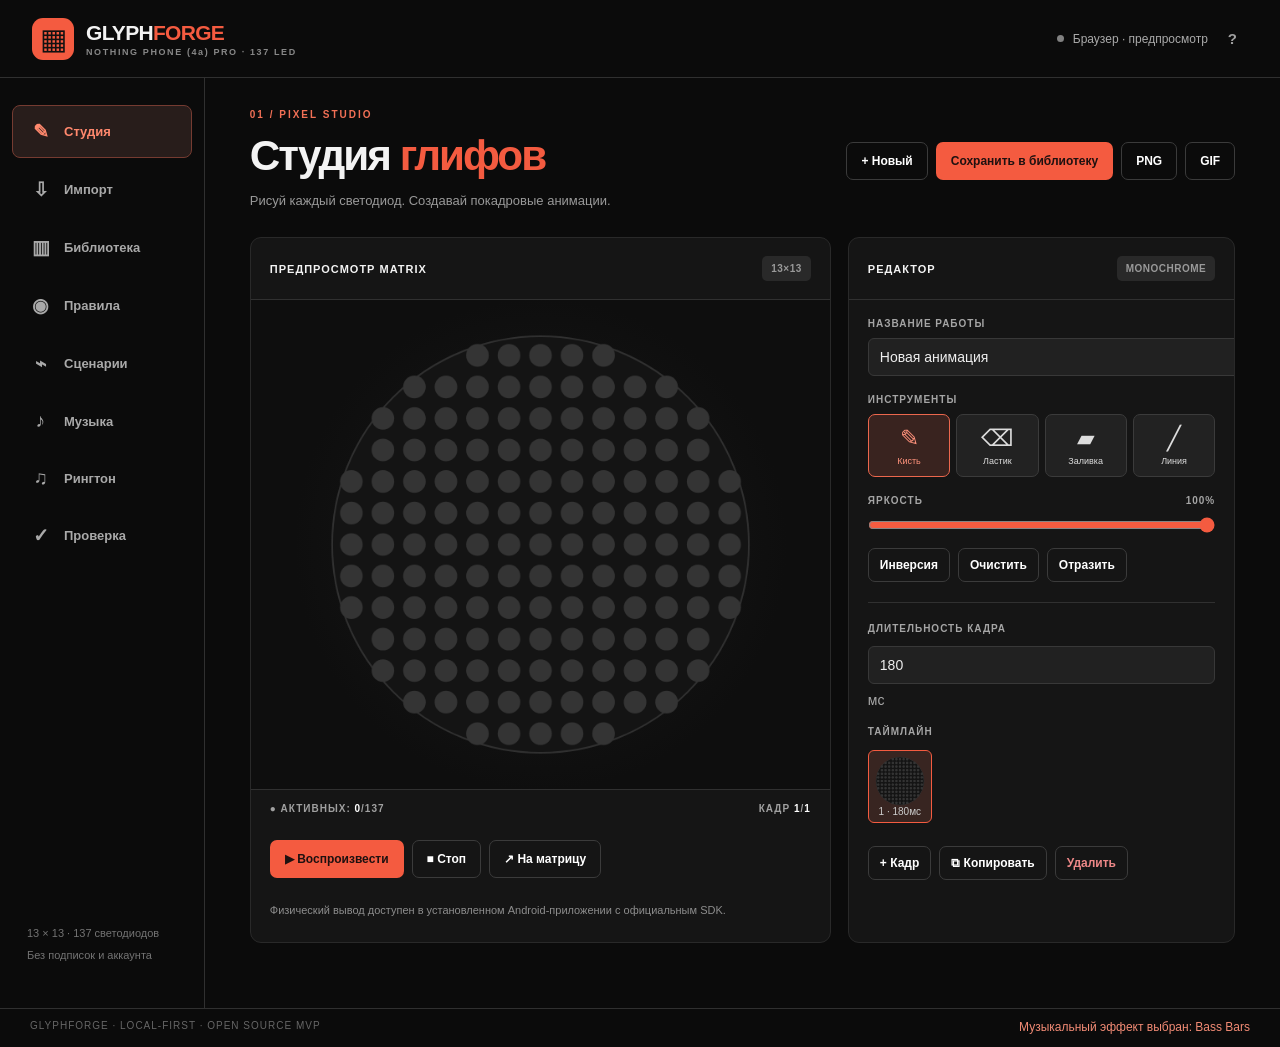
<file: app/src/main/assets/index.html>
<!doctype html>
<html lang="ru"><head><meta charset="utf-8"><meta name="viewport" content="width=device-width,initial-scale=1,viewport-fit=cover"><meta http-equiv="Content-Security-Policy" content="default-src 'none'; script-src 'self'; style-src 'self' 'unsafe-inline'; img-src 'self' data: blob:; media-src 'self' blob: data:; connect-src 'self'; object-src 'none'; frame-src 'none'; base-uri 'none'; form-action 'none'"><meta name="theme-color" content="#0b0b0b"><title>GlyphForge 0.5.0 — Nothing Phone (4a) Pro</title><link rel="stylesheet" href="style.css"></head>
<body>
<div class="shell">
<header class="header"><div class="brand"><div class="brand-icon" aria-hidden="true">▦</div><div><b>GLYPH<span>FORGE</span></b><small>NOTHING PHONE (4a) PRO · 137 LED</small></div></div><div class="device"><span class="online" id="device-light"></span><span id="device-status">Браузерный режим</span><button class="ghost mini" id="help-btn" title="Справка">?</button></div></header>
<div class="layout"><nav class="sidebar" aria-label="Разделы"><button class="nav active" data-tab="studio"><span>✎</span> Студия</button><button class="nav" data-tab="import"><span>⇩</span> Импорт</button><button class="nav" data-tab="library"><span>▥</span> Библиотека</button><button class="nav" data-tab="rules"><span>◉</span> Правила</button><button class="nav" data-tab="scenes"><span>⌁</span> Сценарии</button><button class="nav" data-tab="music"><span>♪</span> Музыка</button><button class="nav" data-tab="ringtone"><span>♫</span> Рингтон</button><button class="nav" data-tab="diagnostics"><span>✓</span> Проверка</button><div class="nav-foot">13 × 13 · 137 светодиодов<br>Без подписок и аккаунта</div></nav>
<main class="main">
<section id="tab-studio" class="page current"><div class="page-title"><div><div class="eyebrow">01 / PIXEL STUDIO</div><h1>Студия <em>глифов</em></h1><p>Рисуй каждый светодиод. Создавай покадровые анимации.</p></div><div class="page-actions"><button class="outline" id="new-project">+ Новый</button><button class="primary" id="save-design">Сохранить в библиотеку</button><button class="outline" id="export-png">PNG</button><button class="outline" id="export-gif">GIF</button></div></div>
<div class="studio-layout"><div class="panel matrix-panel"><div class="panel-head"><strong>ПРЕДПРОСМОТР MATRIX</strong><span class="tag" id="preview-tag">13×13</span></div><div class="matrix-area"><canvas id="grid" width="520" height="520" aria-label="Интерактивная матрица 13 на 13"></canvas></div><div id="preview-lock-status" class="preview-lock-status" role="status" hidden>🔒 Воспроизведение: редактирование заблокировано. Нажми «Паузу» или «Стоп», чтобы продолжить рисование.</div><div class="matrix-foot"><span>● АКТИВНЫХ: <b id="lit-count">0</b>/137</span><span>КАДР <b id="frame-number">1</b>/<b id="frame-total">1</b></span></div><div class="player"><button class="primary" id="play-preview">▶ Воспроизвести</button><button class="outline" id="stop-preview">■ Стоп</button><button class="outline" id="play-hardware">↗ На матрицу</button></div><p class="hint">Физический вывод доступен в установленном Android-приложении с официальным SDK.</p></div>
<div class="panel tools-panel"><div class="panel-head"><strong>РЕДАКТОР</strong><span class="tag">MONOCHROME</span></div><label class="field-label" for="project-name">НАЗВАНИЕ РАБОТЫ</label><input id="project-name" value="Новая анимация" maxlength="80"/><label class="field-label">ИНСТРУМЕНТЫ</label><div class="tool-row"><button class="tool active" data-tool="draw">✎<small>Кисть</small></button><button class="tool" data-tool="erase">⌫<small>Ластик</small></button><button class="tool" data-tool="fill">▰<small>Заливка</small></button><button class="tool" data-tool="line">╱<small>Линия</small></button></div><label class="field-label">ЯРКОСТЬ <span id="brightness-value">100%</span></label><input type="range" id="brightness" min="10" max="255" value="255"/><div class="line"><button class="outline small" id="invert-frame">Инверсия</button><button class="outline small" id="clear-frame">Очистить</button><button class="outline small" id="flip-frame">Отразить</button></div><hr/><label class="field-label">ДЛИТЕЛЬНОСТЬ КАДРА</label><div class="line"><input type="number" id="duration" min="60" max="3000" value="180" step="20"><span class="unit">мс</span></div><label class="field-label">ТАЙМЛАЙН</label><div id="timeline" class="timeline"></div><div class="line"><button class="outline small" id="add-frame">+ Кадр</button><button class="outline small" id="duplicate-frame">⧉ Копировать</button><button class="outline small danger" id="delete-frame">Удалить</button></div></div></div></section>
<section id="tab-import" class="page"><div class="page-title"><div><div class="eyebrow">02 / MEDIA LAB</div><h1>Импорт <em>медиа</em></h1><p>Конвертируй изображения, GIF и видео в 137 светодиодов.</p></div></div><div class="panel padded"><div class="drop" id="drop-media"><div class="drop-symbol">⇧</div><strong>Перетащи изображение, GIF или видео</strong><p>Или выбери файл с телефона · JPG / PNG / WEBP / GIF / MP4 / WEBM</p><button class="primary" id="choose-media">Выбрать файл</button><input type="file" id="file-media" accept="image/*,video/*" hidden></div><div class="import-options"><div><label class="field-label">СПОСОБ ИМПОРТА</label><select id="import-layout"><option value="auto">Авто — распознать готовую матрицу</option><option value="dots">Точная 13×13 сетка светодиодов</option><option value="fit">Фото — вписать без обрезки</option><option value="crop">Фото — заполнить с обрезкой</option></select><small>Для Running Kitten используй «Авто» или «Точная сетка» — размеры 250 и 500 пикселей распознаются одинаково.</small></div><div><label class="field-label">КАДРОВ В АНИМАЦИИ</label><input id="import-frames" type="number" min="1" max="96" value="32"><small>Максимум 96 кадров за одну операцию; оригинальная длительность GIF сохраняется</small></div><div><label class="field-label">ИНТЕРВАЛ КАДРОВ</label><input id="import-delay" type="number" min="80" max="2000" value="160"><small>Миллисекунды</small></div><div><label class="field-label">КОНТРАСТ</label><input id="import-contrast" type="range" min="0.5" max="3" step="0.1" value="1.4"><small>Детализация точек</small></div><div><label class="field-label">ОБРАБОТКА</label><label class="switch"><input type="checkbox" id="import-invert"> Инвертировать яркость</label><label class="switch"><input type="checkbox" id="import-bw"> Только вкл./выкл.</label></div></div><div class="import-result" id="import-result">Выбери файл для начала импорта. Конвертация выполняется локально.</div></div></section>
<section id="tab-library" class="page"><div class="page-title"><div><div class="eyebrow">03 / YOUR COLLECTION</div><h1>Библиотека <em>работ</em></h1><p>Свои проекты, GIF и совместимые JSON Glyph Museum с сохранением авторства.</p></div><div class="page-actions"><button class="outline" id="import-json">Импорт JSON / GIF</button><button class="outline" id="export-all">Экспорт библиотеки</button><button class="outline" id="backup-full">Резервная копия</button><button class="outline" id="restore-full">Восстановить копию</button><input type="file" id="backup-file" hidden accept=".gforge,.json,application/json"><input type="file" id="file-json" hidden accept=".json,.gforge,image/*,video/*,application/json"></div></div><div class="panel padded"><div class="panel-head"><strong>МОИ ГЛИФЫ</strong><span class="tag" id="library-count">0 проектов</span></div><div id="library-grid" class="gallery"></div></div><div class="panel padded community"><div class="panel-head"><strong>ЧУЖИЕ РАБОТЫ</strong><span class="tag">СООБЩЕСТВО</span></div><p>Просматривай каталоги сообщества внутри приложения, скачивай доступные файлы и импортируй их в GlyphForge. Содержимое чужих сервисов и возможность скачивания определяются их правилами. Поддерживаются файлы Glyph Museum v4 (137 LED), проекты Phone (3) v1 (489 LED) с адаптацией к 13×13, GIF и изображения. Источник и автор сохраняются в библиотеке.</p><div class="line"><button class="outline" id="community-museum">↗ Glyph Museum</button><button class="outline" id="community-playground">↗ Nothing Playground</button></div><p class="hint">Резервная копия сохраняет проекты, музыкальные пресеты, сценарии, правила и выбор AOD. При восстановлении правила отключены до твоего подтверждения. Копия хранится вне приложения; не отправляй её посторонним.</p><p class="hint">Для обмена без сервера используй «Экспорт библиотеки» и отправляй `.gforge` друзьям.</p></div></section>
<section id="tab-rules" class="page"><div class="page-title"><div><div class="eyebrow">04 / AUTOMATION</div><h1>Правила <em>запуска</em></h1><p>Уведомления, зарядка, звонки и условия выполнения.</p></div></div><div class="panel padded"><div class="panel-head"><strong>НОВОЕ ПРАВИЛО</strong><span class="tag">ЛОКАЛЬНО</span></div><div class="form-grid"><label>СОБЫТИЕ<select id="rule-event"><option value="notification">Новое уведомление</option><option value="call">Входящий звонок (экспериментально)</option><option value="charging">Подключение зарядки</option><option value="charge_removed">Отключение зарядки</option><option value="battery_low">Низкий заряд</option><option value="battery_full">Заряд достиг 100%</option><option value="screen_on">Экран включился *</option><option value="screen_off">Экран выключился *</option><option value="headphones">Наушники подключены *</option><option value="shake">Встряхнуть телефон *</option><option value="external">Команда из Tasker / MacroDroid *</option><option value="time">По времени (неточный запуск)</option></select></label><label>ГЛИФ / СЦЕНАРИЙ<select id="rule-target"></select></label><label>ПРИЛОЖЕНИЕ (ТОЧНОЕ ИМЯ ПАКЕТА)<input id="rule-package" placeholder="org.telegram.messenger или *" list="app-presets"><datalist id="app-presets"><option value="org.telegram.messenger">Telegram</option><option value="com.whatsapp">WhatsApp</option><option value="com.discord">Discord</option><option value="com.vkontakte.android">VK</option><option value="com.instagram.android">Instagram</option><option value="com.google.android.gm">Gmail</option><option value="*">Все приложения</option></datalist></label><label>КЛЮЧЕВОЕ СЛОВО (НЕОБЯЗАТЕЛЬНО)<input id="rule-keyword" placeholder="Например: важное"></label><label>ПОВТОРОВ<select id="rule-repeat"><option>1</option><option>2</option><option selected>3</option><option>5</option></select></label><label>ВРЕМЯ ЗАПУСКА (ДЛЯ СОБЫТИЯ «ПО ВРЕМЕНИ»)<input id="rule-time" type="time" value="21:00"></label><label>НАЧАЛО РАЗРЕШЁННОГО ИНТЕРВАЛА<input id="rule-start" type="time"></label><label>КОНЕЦ РАЗРЕШЁННОГО ИНТЕРВАЛА<input id="rule-end" type="time"></label><label>УСЛОВИЕ ЗАРЯДКИ<select id="rule-charge"><option value="any">Не важно</option><option value="yes">Только при зарядке</option><option value="no">Только без зарядки</option></select></label>
<label>БАТАРЕЯ ОТ, %<input id="rule-min-battery" type="number" min="0" max="100" placeholder="0 — необязательно"></label>
<label>БАТАРЕЯ ДО, %<input id="rule-max-battery" type="number" min="0" max="100" placeholder="100 — необязательно"></label>
<label>СОСТОЯНИЕ ЭКРАНА<select id="rule-screen"><option value="any">Любое</option><option value="on">Включён</option><option value="off">Выключен</option></select></label>
<label>ПОЛОЖЕНИЕ ТЕЛЕФОНА *<select id="rule-face"><option value="any">Не важно</option><option value="down">Экраном вниз</option><option value="up">Экраном вверх</option></select></label><label>WI-FI (СОЕДИНЕНИЕ)<select id="rule-wifi"><option value="any">Не важно</option><option value="yes">Подключен Wi-Fi</option><option value="no">Без Wi-Fi</option></select></label>
<label>НАУШНИКИ<select id="rule-headphones"><option value="any">Не важно</option><option value="yes">Подключены</option><option value="no">Не подключены</option></select></label>
<label>РЕЖИМ «НЕ БЕСПОКОИТЬ»<select id="rule-dnd"><option value="any">Не важно</option><option value="yes">Включён</option><option value="no">Выключен</option></select></label>
<label>МИНИМАЛЬНЫЙ ИНТЕРВАЛ МЕЖДУ ЗАПУСКАМИ, СЕК<input id="rule-cooldown" type="number" min="0" max="3600" value="3"></label>
<label>ПРИОРИТЕТ (0–100)<input id="rule-priority" type="number" min="0" max="100" value="50"></label>
<label>ЯРКОСТЬ ЭФФЕКТА, %<input id="rule-brightness" type="number" min="1" max="100" value="100"></label>
</div><div class="days"><span class="field-label">ДНИ НЕДЕЛИ</span><div class="day-grid"><label><input class="day-tick" type="checkbox" value="1" checked>Пн</label><label><input class="day-tick" type="checkbox" value="2" checked>Вт</label><label><input class="day-tick" type="checkbox" value="3" checked>Ср</label><label><input class="day-tick" type="checkbox" value="4" checked>Чт</label><label><input class="day-tick" type="checkbox" value="5" checked>Пт</label><label><input class="day-tick" type="checkbox" value="6" checked>Сб</label><label><input class="day-tick" type="checkbox" value="7" checked>Вс</label></div></div><p class="hint">Запуск по времени приблизительный: Android может сдвигать его ради экономии батареи. Условия объединяются по И: событие, дни, заряд, батарея, экран, положение, Wi-Fi, наушники и режим «Не беспокоить». Приоритет выбирает наиболее специфичное правило. * Для экранных событий, наушников и встряхивания требуется активный Android-сервис уведомлений; фоновое выполнение не гарантируется. Для Telegram пакет обычно <code>org.telegram.messenger</code>, для WhatsApp — <code>com.whatsapp</code>. На Android правила уведомлений требуют разрешения в настройках системы.</p><div class="line"><button class="primary" id="add-rule">+ Добавить правило</button><button class="outline" id="notification-access">Доступ к уведомлениям</button><button class="outline" id="phone-access">Доступ к состоянию звонка</button><button class="outline" id="automation-key">Ключ для Tasker / MacroDroid</button></div></div><div class="panel padded"><div class="panel-head"><strong>МОИ ПРАВИЛА</strong><span class="tag" id="rules-count">0</span></div><div id="rules-list" class="stack"></div></div></section>
<section id="tab-scenes" class="page"><div class="page-title"><div><div class="eyebrow">05 / SCENE MAKER</div><h1>Сценарии <em>эффектов</em></h1><p>Составляй последовательности из нескольких глифов и пауз.</p></div></div><div class="panel padded"><label class="field-label">НАЗВАНИЕ СЦЕНАРИЯ</label><input id="scene-name" placeholder="Например, Вечерний сигнал" value="Новый сценарий"><div class="panel-head scene-head"><strong>ШАГИ</strong><button class="outline small" id="add-step">+ Шаг</button></div><div id="steps-list" class="stack"></div><div class="line"><button class="primary" id="save-scene">Сохранить сценарий</button><button class="outline" id="preview-scene">▶ Просмотреть</button></div></div><div class="panel padded"><div class="panel-head"><strong>СОХРАНЁННЫЕ СЦЕНАРИИ</strong><span class="tag" id="scenes-count">0</span></div><div id="scenes-list" class="stack"></div></div></section>

<section id="tab-music" class="page">
  <div class="page-title"><div><div class="eyebrow">06 / MUSIC REACTIVE</div><h1>Музыкальные <em>глифы</em></h1><p>Световые эффекты реагируют на аудио. Сохраняй свои варианты, импортируй чужие и используй любой собственный рисунок.</p></div></div>
  <div class="panel padded">
    <div class="panel-head"><strong>БИБЛИОТЕКА ЭФФЕКТОВ</strong><span class="tag" id="music-count">0 эффектов</span></div>
    <div class="line music-filters"><input id="music-search" type="search" placeholder="Поиск: бас, круг, рисунок, эквалайзер…" aria-label="Поиск музыкальных глифов"><select id="music-category" aria-label="Категория"><option value="all">Все</option><option value="builtin">Шаблоны</option><option value="user">Сохранённые мной</option></select></div>
    <div class="gallery" id="music-presets" aria-live="polite"></div>
    <hr><p class="hint">Для работ других авторов открой Nothing Playground или Glyph Museum, сохрани разрешённый автором GIF/JSON и импортируй его в «Библиотеку». Затем выбери этот глиф в режиме «Свой рисунок» — он будет реагировать на ритм. Доступ к чужим серверам не подразумевает свободного скачивания всех работ.</p>
    <div class="line"><button class="outline" id="music-community-museum">Поиск в Glyph Museum</button><button class="outline" id="music-community-playground">Nothing Playground</button><button class="outline" id="music-open-library">Открыть мою библиотеку</button></div>
  </div>
  <div class="music-editor">
    <div class="panel padded">
      <div class="panel-head"><strong>КОНСТРУКТОР МУЗЫКАЛЬНЫХ ГЛИФОВ</strong><span class="tag">LIVE</span></div>
      <div class="form-grid">
        <label>НАЗВАНИЕ ЭФФЕКТА<input id="music-title" maxlength="80" value="Мой музыкальный глиф"></label>
        <label>ТИП АНИМАЦИИ<select id="music-mode"><option value="bars">Эквалайзер · столбцы</option><option value="ring">Круг · удар баса</option><option value="wave">Звуковая волна</option><option value="spark">Искры · вспышки</option><option value="orbit">Вращающийся импульс</option><option value="art">Мой глиф · пульсация яркости</option></select></label>
        <label>ИЗОБРАЖЕНИЕ ИЗ БИБЛИОТЕКИ<select id="music-design"></select></label>
        <label>ЧУВСТВИТЕЛЬНОСТЬ: <b id="music-sens-value">160%</b><input type="range" id="music-sens" min="50" max="450" step="10" value="160"></label>
        <label>СГЛАЖИВАНИЕ: <b id="music-smooth-value">55%</b><input type="range" id="music-smooth" min="0" max="94" step="2" value="55"></label>
        <label>ЯРКОСТЬ: <b id="music-bright-value">95%</b><input type="range" id="music-bright" min="10" max="100" step="5" value="95"></label>
      </div>
      <div class="line"><button class="primary" id="music-save">+ Сохранить вариант</button><button class="outline" id="music-export">⇩ Экспорт .gforgebeat</button><button class="outline" id="music-import">⇧ Импорт пресета</button><input type="file" id="music-import-file" accept=".gforgebeat,.json,application/json" hidden></div>
    </div>
    <div class="panel padded music-preview-panel">
      <div class="panel-head"><strong>ПРЕДПРОСМОТР · 137 LED</strong><span class="tag" id="music-preview-state">ОЖИДАНИЕ</span></div>
      <canvas id="music-preview" width="320" height="320" role="img" aria-label="Предпросмотр музыкальных эффектов Glyph Matrix"></canvas>
      <div class="music-meter"><div id="music-meter-fill"></div></div>
      <label class="field-label">ПРОВЕРИТЬ ПОД СВОЮ МУЗЫКУ</label>
      <input type="file" id="music-audio-file" accept="audio/*">
      <audio id="music-audio-player" controls preload="metadata"></audio>
      <div class="line"><button class="outline" id="music-demo">▶ Демо без аудио</button><button class="outline" id="music-preview-stop">■ Остановить</button></div>
      <p class="hint">Предпросмотр работает с выбранным аудиофайлом, который остаётся на устройстве. Режим демо использует искусственный ритм и не анализирует окружающие звуки.</p>
    </div>
  </div>
  <div class="panel padded">
    <div class="panel-head"><strong>ЗАПУСК НА NOTHING PHONE</strong><span class="tag">ANDROID</span></div>
    <div class="form-grid"><label>ИСТОЧНИК ЗВУКА<select id="music-source"><option value="mix">Выходной аудиомикс (Android Visualizer)</option><option value="capture">Захват воспроизведения (с системным разрешением)</option></select></label><div><label class="field-label">СОСТОЯНИЕ</label><div id="music-native-status" class="notice">Не запущено</div></div></div>
    <div class="line"><button class="primary" id="music-native-start">▶ Запустить на Glyph Matrix</button><button class="outline" id="music-native-stop">■ Остановить</button></div>
    <p class="notice"><strong>Важно:</strong> доступ к анализу музыки нужно разрешить вручную. Android показывает постоянное уведомление во время работы. Никаких записей музыки в файл или отправки на сервер нет. Некоторые музыкальные приложения запрещают захват аудио. Вывод на физическую матрицу и реакцию на музыку необходимо проверить на Phone (4a) Pro после сборки APK.</p>
  </div>
</section>

<section id="tab-diagnostics" class="page">
  <div class="page-title"><div><div class="eyebrow">08 / DIAGNOSTICS & UPDATES</div><h1>Проверка <em>приложения</em></h1><p>GlyphForge самостоятельно проверит безопасные функции и подготовит отчёт, который можно отправить разработчику. Личные сообщения, музыка и контакты в отчёт не попадают.</p></div></div>
  <div class="panel padded"><div class="panel-head"><strong>САМОДИАГНОСТИКА</strong><span class="tag" id="diagnostics-state">НЕ ЗАПУЩЕНА</span></div>
  <p class="hint">Полная проверка выполняет синтетические тесты форматов, правил и звука, проверяет HTTPS, передачу кадров SDK и тестовое уведомление. Может прозвучать короткий тихий тестовый тон 440 Гц. Она не изменяет твою библиотеку и не читает личные сообщения. На матрицу может кратковременно выводиться тестовая точка. Выдай только необходимые разрешения, затем повтори проверку.</p><div class="line" style="flex-wrap:wrap"><button class="outline" id="diag-perm-notifications">Доступ к уведомлениям</button><button class="outline" id="diag-app-settings">О приложении (Android)</button><button class="outline" id="diag-perm-audio">Доступ к аудио</button><button class="outline" id="diag-perm-calls">Доступ к звонкам</button><button class="outline" id="diag-perm-post">Разрешить тестовое уведомление</button></div>
  <p class="hint" id="diag-notification-help" hidden>Если Android пишет «Доступ для приложения запрещён», открой «О приложении (Android)» → меню ⋮ → «Разрешить ограниченные настройки», если пункт доступен. Затем вернись к доступу к уведомлениям. Это разрешение позволяет читать уведомления; выдавай его только доверенной версии.</p><p class="hint" id="diag-permissions-status" aria-live="polite"></p><p class="hint" id="diag-export-status" aria-live="polite">Для полного отчёта нажми «Проверить всё».</p><div class="line"><button class="primary" id="run-diagnostics">✓ Проверить всё</button><button class="outline" id="export-diagnostics" disabled>⇩ Сохранить отчёт</button><button class="outline" id="share-diagnostics" disabled>↗ Отправить отчёт</button></div>
  <pre id="diagnostics-output" class="diagnostics-output" aria-live="polite">Проверка ещё не выполнялась</pre>
  </div>
  <div class="panel padded"><div class="panel-head"><strong>ОБНОВЛЕНИЯ</strong><span class="tag">GITHUB RELEASES</span></div>
  <p>При открытии приложения выполняется проверка наличия новых опубликованных версий. При наличии релиза открывается официальная страница GitHub во внешнем браузере. GlyphForge не устанавливает APK и не запрашивает разрешение установки приложений. Android проверяет подпись при обновлении.</p>
  <div id="update-status" class="notice" aria-live="polite">Версия 0.5.0 · проверка обновлений ещё не выполнялась.</div>
  <div class="line"><button class="outline" id="check-updates">Проверить обновления</button><button class="outline" id="open-releases">Открыть версии GitHub</button></div>
  <p class="hint">Для обновления уже установленной версии требуется одинаковая подпись APK. Разработчик должен публиковать релизные сборки с постоянным защищённым ключом. Тестовые debug APK, подписанные разными ключами, могут потребовать переустановки.</p>
  </div>
</section>
<section id="tab-ringtone" class="page"><div class="page-title"><div><div class="eyebrow">06 / SOUND & LIGHT</div><h1>Звук <em>и свет</em></h1><p>Подбери свою мелодию и анимацию для звонка.</p></div></div><div class="panel padded"><div class="panel-head"><strong>МОЙ РИНГТОН</strong><span class="tag">BETA</span></div><div class="ring-grid"><div><label class="field-label">АУДИОФАЙЛ</label><input type="file" id="ring-file" accept="audio/*"><div id="ring-audio-info" class="hint">Поддерживаемые браузером аудиоформаты, например MP3/OGG.</div><audio id="ring-audio" controls></audio></div><div><label class="field-label">ГЛИФ ДЛЯ ЗВОНКА</label><select id="ring-design"></select><label class="field-label">ЗАПУСТИТЬ АНИМАЦИЮ</label><div class="line"><button class="primary" id="ring-preview">▶ Проверить вместе</button><button class="outline" id="ring-stop">Стоп</button></div></div></div><hr/><p class="notice"><strong>Техническое ограничение:</strong> эта версия синхронизирует аудио и анимацию в предпросмотре. Прямое назначение собственного светового рингтона на системный входящий звонок ещё не реализовано: Android и Nothing OS не предоставляют в проверенном SDK гарантированной замены системного шаблона вызова. Для мелодии можно открыть системные настройки звука.</p><div class="line"><button class="outline" id="export-ringtone">Сохранить аудио в Загрузки</button><button class="outline" id="system-ringtone">Открыть настройки рингтона</button></div></div></section>
</main></div><footer class="bottom">GLYPHFORGE · LOCAL-FIRST · OPEN SOURCE MVP <span id="toast" role="status"></span></footer>
</div><dialog id="help-dialog"><h2>GlyphForge · инструкция</h2><p>Начни в «Студии»: рисуй точки и добавляй кадры. Сохрани работу и назначай её в «Правилах». Импорт поддерживает изображения, а также GIF/видео там, где браузер может декодировать кадры.</p><p>На компьютере работает интерфейс и предпросмотр. Физическая матрица, уведомления и звонки требуют сборки Android-приложения с официальным Nothing SDK и разрешений.</p><button class="primary" id="close-help">Понятно</button></dialog><script src="format.js"></script><script src="kitten-sample.js"></script><script src="gif.js"></script><script src="gifexport.js"></script><script src="app.js"></script><script src="music.js"></script><script src="diagnostic-media.js"></script><script src="diagnostics.js"></script></body></html>
</file>
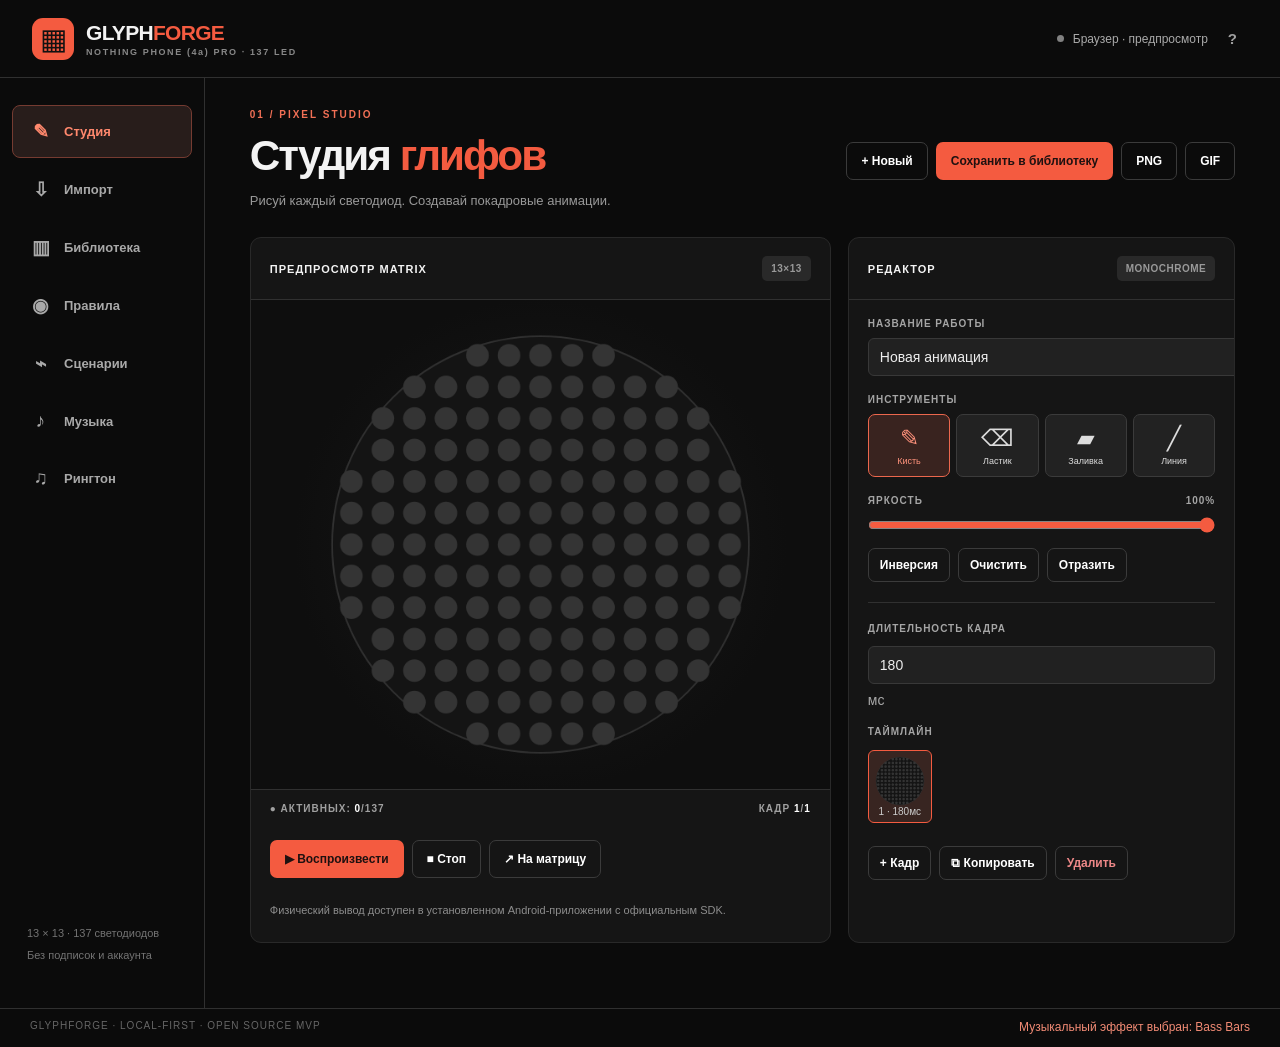
<file: GlyphForge_Studio.html>
<!doctype html>
<html lang="ru"><head><meta charset="utf-8"><meta name="viewport" content="width=device-width,initial-scale=1,viewport-fit=cover"><meta name="theme-color" content="#0b0b0b"><title>GlyphForge 0.3 — Nothing Phone (4a) Pro</title><style>
:root{font-family:Inter,Roboto,"Helvetica Neue",Arial,sans-serif;font-size:14px;color:#f3f3f3;background:#0b0b0b;color-scheme:dark;--line:#303030;--soft:#171717;--accent:#f45b40;--muted:#999;--text:#f3f3f3}*{box-sizing:border-box}body{margin:0}button,input,select{font:inherit}button{cursor:pointer}button:disabled{opacity:.5;cursor:not-allowed}button:focus-visible,input:focus-visible,select:focus-visible,canvas:focus-visible{outline:2px solid var(--accent);outline-offset:2px}.shell{max-width:1600px;margin:auto;min-height:100vh}.header{height:78px;border-bottom:1px solid var(--line);display:flex;align-items:center;justify-content:space-between;padding:0 32px;gap:16px}.brand{display:flex;align-items:center;gap:12px}.brand-icon{width:42px;height:42px;background:#f45b40;display:grid;place-items:center;color:#111;font-size:29px;border-radius:11px}.brand b{font-size:21px;letter-spacing:-.7px}.brand b span{color:var(--accent)}.brand small{display:block;margin-top:2px;color:#888;font-size:9px;letter-spacing:1.6px;font-weight:800}.device{display:flex;align-items:center;gap:9px;color:#aaa;font-size:12px}.online{height:7px;width:7px;border-radius:50%;background:#818181}.online.connected{background:#79da9f;box-shadow:0 0 0 4px #24382c}.layout{display:grid;grid-template-columns:205px minmax(0,1fr);min-height:calc(100vh - 117px)}.sidebar{display:flex;flex-direction:column;gap:5px;padding:27px 12px;border-right:1px solid var(--line)}.nav{display:flex;align-items:center;gap:13px;border:1px solid transparent;border-radius:8px;color:#a9a9a9;background:transparent;padding:14px 17px;text-align:left;font-size:13px;font-weight:750}.nav span{font-size:19px;width:21px;text-align:center}.nav:hover{background:#202020;color:#fff}.nav.active{background:#281d1b;border-color:#753b31;color:#ff886d}.nav-foot{margin-top:auto;color:#737373;font-size:11px;line-height:2;padding:15px}.main{padding:31px clamp(15px,3.5vw,50px) 65px;min-width:0}.page{display:none}.page.current{display:block}.eyebrow{color:#f27056;letter-spacing:2px;font-size:10px;font-weight:800;margin-bottom:12px}h1{font-size:clamp(31px,3.3vw,46px);margin:0;letter-spacing:-2px;line-height:1.12;font-weight:800}h1 em{font-style:normal;color:var(--accent)}h2{letter-spacing:-.5px}.page-title{display:flex;justify-content:space-between;align-items:center;gap:15px;margin-bottom:25px}.page-title p{color:var(--muted);font-size:13px;max-width:620px;line-height:1.6;margin:12px 0 0}.page-actions{display:flex;flex-wrap:wrap;gap:8px;justify-content:flex-end}.primary,.outline,.ghost{border-radius:7px;padding:11px 14px;font-weight:750;font-size:12px;border:1px solid transparent;background:transparent;color:white;white-space:nowrap}.primary{background:var(--accent);color:#1e1110}.primary:hover{background:#ff846d}.outline{border-color:#3b3b3b}.outline:hover{border-color:#aaa;background:#222}.ghost{border-color:transparent;color:#a0a0a0}.mini{padding:5px 10px;font-size:15px}.small{padding:9px 11px}.danger{color:#ee8888}.studio-layout{display:grid;grid-template-columns:minmax(290px,1.2fr) minmax(270px,.8fr);gap:17px}.panel{background:#151515;border:1px solid #292929;border-radius:11px;overflow:hidden}.panel.padded{padding:21px;margin-bottom:18px}.panel-head{padding:18px 19px;display:flex;justify-content:space-between;align-items:center;gap:10px;border-bottom:1px solid var(--line);font-size:11px;letter-spacing:1px}.padded>.panel-head{padding:0 0 16px;margin-bottom:17px}.tag{font-size:10px;background:#292929;color:#999;padding:7px 9px;border-radius:5px;font-weight:800;letter-spacing:.5px}.matrix-area{background:radial-gradient(circle at 50% 50%,#1a1a1a,#0e0e0e 65%);display:grid;place-items:center;min-height:420px;padding:27px}#grid{width:min(100%,435px);height:auto;aspect-ratio:1;touch-action:none;cursor:crosshair}.matrix-foot{display:flex;justify-content:space-between;padding:13px 19px;font-size:10px;font-weight:750;letter-spacing:1px;color:#a0a0a0;border-top:1px solid var(--line)}.matrix-foot b{color:#fff}.player{padding:13px 19px;display:flex;gap:8px;flex-wrap:wrap}.hint{color:#8d8d8d;font-size:11px;line-height:1.55}.matrix-panel>.hint{padding:0 19px 12px}.tools-panel{padding-bottom:15px}.tools-panel>.field-label,.tools-panel>input,.tools-panel>.tool-row,.tools-panel>.line,.tools-panel>.timeline{margin-left:19px;margin-right:19px}.field-label{display:flex;justify-content:space-between;color:#a5a5a5;font-size:10px;font-weight:800;letter-spacing:1px;margin-top:18px;margin-bottom:9px}input:not([type=range]):not([type=file]):not([type=checkbox]),select{min-width:0;max-width:100%;width:100%;background:#212121;border:1px solid #383838;color:#eee;padding:10px 11px;border-radius:6px;outline:0}input:focus,select:focus{border-color:var(--accent)!important}input[type=range]{width:calc(100% - 38px);accent-color:var(--accent)}input[type=checkbox]{accent-color:var(--accent)}.tool-row{display:grid;grid-template-columns:repeat(4,1fr);gap:6px}.tool{border:1px solid #3b3b3b;border-radius:7px;padding:10px 3px;background:#222;color:#ddd;font-size:23px}.tool small{display:block;font-size:9px;margin-top:4px}.tool.active{border-color:#ec674d;background:#39231f;color:#ff927c}.line{display:flex;flex-wrap:wrap;gap:8px;align-items:center}.line input[type=number]{max-width:110px}.unit{color:#a8a8a8}.tools-panel hr,.panel hr{border:0;border-top:1px solid var(--line);margin:20px 0}.tools-panel hr{margin:20px 19px}.timeline{display:flex;gap:7px;overflow-x:auto;padding:4px 0 11px}.frame-tile{border:1px solid #3c3c3c;background:#222;padding:5px;border-radius:6px;min-width:64px;text-align:center;color:#ccc}.frame-tile.active{border-color:var(--accent);background:#382521}.frame-tile canvas{width:50px;height:50px;display:block;margin:auto}.frame-tile small{font-size:10px;display:block}.tools-panel>.line{margin-top:12px}.drop{border:2px dashed #414141;background:#1c1c1c;text-align:center;padding:34px 15px;border-radius:11px;display:flex;align-items:center;flex-direction:column;gap:10px}.drop.drag{border-color:var(--accent);background:#2b211e}.drop-symbol{display:grid;place-items:center;width:58px;height:58px;font-size:32px;background:#2a2a2a;border-radius:13px;color:#f2806a}.drop strong{font-size:17px}.drop p,.community p{font-size:12px;color:#aaa;line-height:1.7}.import-options,.form-grid,.ring-grid{display:grid;grid-template-columns:repeat(2,minmax(0,1fr));gap:17px;margin:19px 0}.import-options small{display:block;margin-top:5px;color:#8a8a8a;font-size:10px}.import-options input[type=range]{width:100%}.switch{display:block;padding:5px 0;font-size:12px;color:#ddd}.import-result{padding:12px 13px;border:1px solid #363636;border-radius:7px;font-size:12px;color:#a9a9a9}.gallery{display:grid;grid-template-columns:repeat(auto-fill,minmax(145px,1fr));gap:12px}.design-card{padding:12px;background:#202020;border:1px solid #353535;border-radius:8px}.design-card canvas{display:block;width:100%;max-height:124px;aspect-ratio:1;object-fit:contain;background:#151515;border-radius:6px}.design-card strong{font-size:12px;display:block;margin:10px 0 5px;overflow:hidden;text-overflow:ellipsis;white-space:nowrap}.design-card small{color:#999}.card-actions{display:flex;gap:5px;flex-wrap:wrap;margin-top:9px}.card-actions button{font-size:10px;padding:7px 8px}.empty{text-align:center;border:1px dashed #494949;color:#888;border-radius:9px;padding:25px}.community{margin-top:18px}.form-grid label{color:#aaa;font-size:10px;font-weight:800;letter-spacing:.8px;line-height:2.6}.form-grid input,.form-grid select{font-size:12px;font-weight:500;letter-spacing:0;line-height:1.2}.form-grid label input,.form-grid label select{display:block}.stack{display:grid;gap:10px}.rule-item,.scene-item,.step-item{display:flex;gap:15px;align-items:center;justify-content:space-between;border:1px solid #373737;background:#1f1f1f;border-radius:8px;padding:13px}.rule-item strong,.scene-item strong{font-size:13px}.rule-item small,.scene-item small{display:block;margin-top:6px;color:#909090;font-size:11px}.rule-item .line,.scene-item .line{justify-content:flex-end}.pill{color:#f49a86;border:1px solid #744339;background:#35221e;border-radius:20px;padding:6px 9px;font-size:10px;white-space:nowrap}.scene-head{padding:15px 0;border-bottom:0}.step-item{flex-wrap:wrap}.step-item select{flex:1;min-width:155px}.step-item input{max-width:94px!important}.step-item .close{color:#ff8a8a;background:transparent;border:0;font-size:22px}.ring-grid{gap:25px}input[type=file]{font-size:12px;width:100%;color:#bbb}audio{display:block;margin-top:20px;width:100%;max-width:480px}audio::-webkit-media-controls-panel{background:#ddd}.notice{font-size:12px;color:#bbb;line-height:1.75}.bottom{height:39px;padding:11px 30px;border-top:1px solid var(--line);font-size:10px;color:#666;letter-spacing:1px;display:flex;justify-content:space-between}#toast{color:#f28b75;font-size:12px;letter-spacing:0}dialog{max-width:440px;width:calc(100% - 30px);border:1px solid #555;border-radius:12px;color:#ddd;background:#1b1b1b;padding:25px;line-height:1.6}dialog::backdrop{background:#000b}@media(max-width:1100px){.studio-layout{grid-template-columns:1fr}.matrix-area{min-height:340px}.tools-panel>.field-label{margin-top:14px}}@media(max-width:720px){.header{height:68px;padding:0 13px}.brand b{font-size:17px}.brand-icon{height:38px;width:38px}.brand small{font-size:8px}.device{font-size:0;gap:5px}.device .mini{font-size:14px}.layout{display:block}.sidebar{position:fixed;bottom:0;left:0;right:0;z-index:10;background:#101010;border:1px solid #383838;display:grid;grid-template-columns:repeat(6,1fr);padding:5px 3px max(7px,env(safe-area-inset-bottom));gap:0}.nav{padding:7px 2px 3px;display:flex;flex-direction:column;align-items:center;gap:3px;font-size:9px;border:none;border-radius:7px}.nav span{font-size:19px}.nav-foot{display:none}.main{padding:26px 12px 110px}.page-title{align-items:flex-start;flex-direction:column;margin-bottom:20px}.page-title p{margin-top:8px}.page-actions{justify-content:flex-start}.matrix-area{min-height:250px;padding:14px}#grid{width:min(100%,360px)}.panel.padded{padding:16px}.import-options,.form-grid,.ring-grid{grid-template-columns:1fr;gap:6px}.rule-item,.scene-item{flex-wrap:wrap}.bottom{display:none}}@media(max-width:380px){.nav{font-size:8px}.nav span{font-size:16px}.player button{flex:1}.tools-panel>.line{gap:4px}.tools-panel>.line .small{font-size:10px}} 

.day-grid{display:flex;flex-wrap:wrap;gap:10px;padding:10px 0}.day-grid label{background:#242424;border:1px solid #454545;border-radius:7px;padding:9px 10px;color:#ddd;font-size:12px;white-space:nowrap}.day-grid input{margin-right:6px}.credit{display:block;font-size:11px;margin-top:7px;color:#ff9d86}.days{margin:8px 0 18px}.rule-item{align-items:flex-start}.rule-item>div:first-child{min-width:0;overflow-wrap:anywhere}
/* Music Reactive · catalog, editor and low-latency preview */
.music-editor{display:grid;grid-template-columns:minmax(0,1fr) minmax(260px,380px);gap:16px;align-items:start}
.music-filters{margin-bottom:18px}.music-filters input{flex:2;min-width:160px}.music-filters select{flex:1;min-width:120px}
.music-preview-panel canvas{display:block;aspect-ratio:1;width:min(100%,320px);height:auto;margin:14px auto;background:radial-gradient(circle,#181818,#090909);border-radius:50%}
.music-preview-panel audio{margin:12px 0}.music-meter{height:7px;border-radius:9px;background:#333;overflow:hidden;margin:10px 0 16px}
#music-meter-fill{background:linear-gradient(90deg,#9c4438,#ff896f);height:100%;width:0;transition:width 80ms}
.music-tile .music-cover{width:100%;max-height:100px;display:grid;place-items:center;background:radial-gradient(circle at 50%,#35211d,#101010 75%);border-radius:7px;font-size:36px;color:#f78d77}
.music-tile .music-actions{display:flex;gap:6px;flex-wrap:wrap;margin-top:10px}
.music-tile .music-actions button{flex:1;min-width:68px;font-size:10px;padding:7px 6px}
.music-tile .hint{display:block;min-height:35px;padding-top:5px}
@media(max-width:900px){.music-editor{grid-template-columns:1fr}}
@media(max-width:720px){.sidebar{grid-template-columns:repeat(7,1fr)}.nav{font-size:8px}.nav span{font-size:17px}.music-filters{flex-direction:column}.music-filters input,.music-filters select{width:100%;flex:auto}}

</style></head>
<body>
<div class="shell">
<header class="header"><div class="brand"><div class="brand-icon" aria-hidden="true">▦</div><div><b>GLYPH<span>FORGE</span></b><small>NOTHING PHONE (4a) PRO · 137 LED</small></div></div><div class="device"><span class="online" id="device-light"></span><span id="device-status">Браузерный режим</span><button class="ghost mini" id="help-btn" title="Справка">?</button></div></header>
<div class="layout"><nav class="sidebar" aria-label="Разделы"><button class="nav active" data-tab="studio"><span>✎</span> Студия</button><button class="nav" data-tab="import"><span>⇩</span> Импорт</button><button class="nav" data-tab="library"><span>▥</span> Библиотека</button><button class="nav" data-tab="rules"><span>◉</span> Правила</button><button class="nav" data-tab="scenes"><span>⌁</span> Сценарии</button><button class="nav" data-tab="music"><span>♪</span> Музыка</button><button class="nav" data-tab="ringtone"><span>♫</span> Рингтон</button><div class="nav-foot">13 × 13 · 137 светодиодов<br>Без подписок и аккаунта</div></nav>
<main class="main">
<section id="tab-studio" class="page current"><div class="page-title"><div><div class="eyebrow">01 / PIXEL STUDIO</div><h1>Студия <em>глифов</em></h1><p>Рисуй каждый светодиод. Создавай покадровые анимации.</p></div><div class="page-actions"><button class="outline" id="new-project">+ Новый</button><button class="primary" id="save-design">Сохранить в библиотеку</button><button class="outline" id="export-png">PNG</button><button class="outline" id="export-gif">GIF</button></div></div>
<div class="studio-layout"><div class="panel matrix-panel"><div class="panel-head"><strong>ПРЕДПРОСМОТР MATRIX</strong><span class="tag" id="preview-tag">13×13</span></div><div class="matrix-area"><canvas id="grid" width="520" height="520" aria-label="Интерактивная матрица 13 на 13"></canvas></div><div class="matrix-foot"><span>● АКТИВНЫХ: <b id="lit-count">0</b>/137</span><span>КАДР <b id="frame-number">1</b>/<b id="frame-total">1</b></span></div><div class="player"><button class="primary" id="play-preview">▶ Воспроизвести</button><button class="outline" id="stop-preview">■ Стоп</button><button class="outline" id="play-hardware">↗ На матрицу</button></div><p class="hint">Физический вывод доступен в установленном Android-приложении с официальным SDK.</p></div>
<div class="panel tools-panel"><div class="panel-head"><strong>РЕДАКТОР</strong><span class="tag">MONOCHROME</span></div><label class="field-label" for="project-name">НАЗВАНИЕ РАБОТЫ</label><input id="project-name" value="Новая анимация" maxlength="80"/><label class="field-label">ИНСТРУМЕНТЫ</label><div class="tool-row"><button class="tool active" data-tool="draw">✎<small>Кисть</small></button><button class="tool" data-tool="erase">⌫<small>Ластик</small></button><button class="tool" data-tool="fill">▰<small>Заливка</small></button><button class="tool" data-tool="line">╱<small>Линия</small></button></div><label class="field-label">ЯРКОСТЬ <span id="brightness-value">100%</span></label><input type="range" id="brightness" min="10" max="255" value="255"/><div class="line"><button class="outline small" id="invert-frame">Инверсия</button><button class="outline small" id="clear-frame">Очистить</button><button class="outline small" id="flip-frame">Отразить</button></div><hr/><label class="field-label">ДЛИТЕЛЬНОСТЬ КАДРА</label><div class="line"><input type="number" id="duration" min="60" max="3000" value="180" step="20"><span class="unit">мс</span></div><label class="field-label">ТАЙМЛАЙН</label><div id="timeline" class="timeline"></div><div class="line"><button class="outline small" id="add-frame">+ Кадр</button><button class="outline small" id="duplicate-frame">⧉ Копировать</button><button class="outline small danger" id="delete-frame">Удалить</button></div></div></div></section>
<section id="tab-import" class="page"><div class="page-title"><div><div class="eyebrow">02 / MEDIA LAB</div><h1>Импорт <em>медиа</em></h1><p>Конвертируй изображения, GIF и видео в 137 светодиодов.</p></div></div><div class="panel padded"><div class="drop" id="drop-media"><div class="drop-symbol">⇧</div><strong>Перетащи изображение, GIF или видео</strong><p>Или выбери файл с телефона · JPG / PNG / WEBP / GIF / MP4 / WEBM</p><button class="primary" id="choose-media">Выбрать файл</button><input type="file" id="file-media" accept="image/*,video/*" hidden></div><div class="import-options"><div><label class="field-label">СПОСОБ ИМПОРТА</label><select id="import-layout"><option value="auto">Авто — распознать готовую матрицу</option><option value="dots">Точная 13×13 сетка светодиодов</option><option value="fit">Фото — вписать без обрезки</option><option value="crop">Фото — заполнить с обрезкой</option></select><small>Для Running Kitten используй «Авто» или «Точная сетка» — размеры 250 и 500 пикселей распознаются одинаково.</small></div><div><label class="field-label">КАДРОВ В АНИМАЦИИ</label><input id="import-frames" type="number" min="1" max="96" value="32"><small>Максимум 96 кадров за одну операцию; оригинальная длительность GIF сохраняется</small></div><div><label class="field-label">ИНТЕРВАЛ КАДРОВ</label><input id="import-delay" type="number" min="80" max="2000" value="160"><small>Миллисекунды</small></div><div><label class="field-label">КОНТРАСТ</label><input id="import-contrast" type="range" min="0.5" max="3" step="0.1" value="1.4"><small>Детализация точек</small></div><div><label class="field-label">ОБРАБОТКА</label><label class="switch"><input type="checkbox" id="import-invert"> Инвертировать яркость</label><label class="switch"><input type="checkbox" id="import-bw"> Только вкл./выкл.</label></div></div><div class="import-result" id="import-result">Выбери файл для начала импорта. Конвертация выполняется локально.</div></div></section>
<section id="tab-library" class="page"><div class="page-title"><div><div class="eyebrow">03 / YOUR COLLECTION</div><h1>Библиотека <em>работ</em></h1><p>Свои проекты, GIF и совместимые JSON Glyph Museum с сохранением авторства.</p></div><div class="page-actions"><button class="outline" id="import-json">Импорт JSON / GIF</button><button class="outline" id="export-all">Экспорт библиотеки</button><input type="file" id="file-json" hidden accept=".json,.gforge,image/*,video/*,application/json"></div></div><div class="panel padded"><div class="panel-head"><strong>МОИ ГЛИФЫ</strong><span class="tag" id="library-count">0 проектов</span></div><div id="library-grid" class="gallery"></div></div><div class="panel padded community"><div class="panel-head"><strong>ЧУЖИЕ РАБОТЫ</strong><span class="tag">СООБЩЕСТВО</span></div><p>Просматривай каталоги сообщества внутри приложения, скачивай доступные файлы и импортируй их в GlyphForge. Содержимое чужих сервисов и возможность скачивания определяются их правилами. Поддерживаются файлы Glyph Museum v4 (137 LED), проекты Phone (3) v1 (489 LED) с адаптацией к 13×13, GIF и изображения. Источник и автор сохраняются в библиотеке.</p><div class="line"><button class="outline" id="community-museum">↗ Glyph Museum</button><button class="outline" id="community-playground">↗ Nothing Playground</button></div><p class="hint">Для обмена без сервера используй «Экспорт библиотеки» и отправляй `.gforge` друзьям.</p></div></section>
<section id="tab-rules" class="page"><div class="page-title"><div><div class="eyebrow">04 / AUTOMATION</div><h1>Правила <em>запуска</em></h1><p>Уведомления, зарядка, звонки и условия выполнения.</p></div></div><div class="panel padded"><div class="panel-head"><strong>НОВОЕ ПРАВИЛО</strong><span class="tag">ЛОКАЛЬНО</span></div><div class="form-grid"><label>СОБЫТИЕ<select id="rule-event"><option value="notification">Новое уведомление</option><option value="call">Входящий звонок (экспериментально)</option><option value="charging">Подключение зарядки</option><option value="charge_removed">Отключение зарядки</option><option value="battery_low">Низкий заряд</option><option value="battery_full">Заряд достиг 100%</option><option value="screen_on">Экран включился *</option><option value="screen_off">Экран выключился *</option><option value="headphones">Наушники подключены *</option><option value="shake">Встряхнуть телефон *</option><option value="external">Команда из Tasker / MacroDroid *</option><option value="time">По времени (неточный запуск)</option></select></label><label>ГЛИФ / СЦЕНАРИЙ<select id="rule-target"></select></label><label>ПРИЛОЖЕНИЕ (ТОЧНОЕ ИМЯ ПАКЕТА)<input id="rule-package" placeholder="org.telegram.messenger или *" list="app-presets"><datalist id="app-presets"><option value="org.telegram.messenger">Telegram</option><option value="com.whatsapp">WhatsApp</option><option value="com.discord">Discord</option><option value="com.vkontakte.android">VK</option><option value="com.instagram.android">Instagram</option><option value="com.google.android.gm">Gmail</option><option value="*">Все приложения</option></datalist></label><label>КЛЮЧЕВОЕ СЛОВО (НЕОБЯЗАТЕЛЬНО)<input id="rule-keyword" placeholder="Например: важное"></label><label>ПОВТОРОВ<select id="rule-repeat"><option>1</option><option>2</option><option selected>3</option><option>5</option></select></label><label>ВРЕМЯ ЗАПУСКА (ДЛЯ СОБЫТИЯ «ПО ВРЕМЕНИ»)<input id="rule-time" type="time" value="21:00"></label><label>НАЧАЛО РАЗРЕШЁННОГО ИНТЕРВАЛА<input id="rule-start" type="time"></label><label>КОНЕЦ РАЗРЕШЁННОГО ИНТЕРВАЛА<input id="rule-end" type="time"></label><label>УСЛОВИЕ ЗАРЯДКИ<select id="rule-charge"><option value="any">Не важно</option><option value="yes">Только при зарядке</option><option value="no">Только без зарядки</option></select></label>
<label>БАТАРЕЯ ОТ, %<input id="rule-min-battery" type="number" min="0" max="100" placeholder="0 — необязательно"></label>
<label>БАТАРЕЯ ДО, %<input id="rule-max-battery" type="number" min="0" max="100" placeholder="100 — необязательно"></label>
<label>СОСТОЯНИЕ ЭКРАНА<select id="rule-screen"><option value="any">Любое</option><option value="on">Включён</option><option value="off">Выключен</option></select></label>
<label>ПОЛОЖЕНИЕ ТЕЛЕФОНА *<select id="rule-face"><option value="any">Не важно</option><option value="down">Экраном вниз</option><option value="up">Экраном вверх</option></select></label><label>WI-FI (СОЕДИНЕНИЕ)<select id="rule-wifi"><option value="any">Не важно</option><option value="yes">Подключен Wi-Fi</option><option value="no">Без Wi-Fi</option></select></label>
<label>НАУШНИКИ<select id="rule-headphones"><option value="any">Не важно</option><option value="yes">Подключены</option><option value="no">Не подключены</option></select></label>
<label>РЕЖИМ «НЕ БЕСПОКОИТЬ»<select id="rule-dnd"><option value="any">Не важно</option><option value="yes">Включён</option><option value="no">Выключен</option></select></label>
<label>МИНИМАЛЬНЫЙ ИНТЕРВАЛ МЕЖДУ ЗАПУСКАМИ, СЕК<input id="rule-cooldown" type="number" min="0" max="3600" value="3"></label>
<label>ПРИОРИТЕТ (0–100)<input id="rule-priority" type="number" min="0" max="100" value="50"></label>
<label>ЯРКОСТЬ ЭФФЕКТА, %<input id="rule-brightness" type="number" min="1" max="100" value="100"></label>
</div><div class="days"><span class="field-label">ДНИ НЕДЕЛИ</span><div class="day-grid"><label><input class="day-tick" type="checkbox" value="1" checked>Пн</label><label><input class="day-tick" type="checkbox" value="2" checked>Вт</label><label><input class="day-tick" type="checkbox" value="3" checked>Ср</label><label><input class="day-tick" type="checkbox" value="4" checked>Чт</label><label><input class="day-tick" type="checkbox" value="5" checked>Пт</label><label><input class="day-tick" type="checkbox" value="6" checked>Сб</label><label><input class="day-tick" type="checkbox" value="7" checked>Вс</label></div></div><p class="hint">Запуск по времени приблизительный: Android может сдвигать его ради экономии батареи. Условия объединяются по И: событие, дни, заряд, батарея, экран, положение, Wi-Fi, наушники и режим «Не беспокоить». Приоритет выбирает наиболее специфичное правило. * Для экранных событий, наушников и встряхивания требуется активный Android-сервис уведомлений; фоновое выполнение не гарантируется. Для Telegram пакет обычно <code>org.telegram.messenger</code>, для WhatsApp — <code>com.whatsapp</code>. На Android правила уведомлений требуют разрешения в настройках системы.</p><div class="line"><button class="primary" id="add-rule">+ Добавить правило</button><button class="outline" id="notification-access">Доступ к уведомлениям</button><button class="outline" id="phone-access">Доступ к состоянию звонка</button><button class="outline" id="automation-key">Ключ для Tasker / MacroDroid</button></div></div><div class="panel padded"><div class="panel-head"><strong>МОИ ПРАВИЛА</strong><span class="tag" id="rules-count">0</span></div><div id="rules-list" class="stack"></div></div></section>
<section id="tab-scenes" class="page"><div class="page-title"><div><div class="eyebrow">05 / SCENE MAKER</div><h1>Сценарии <em>эффектов</em></h1><p>Составляй последовательности из нескольких глифов и пауз.</p></div></div><div class="panel padded"><label class="field-label">НАЗВАНИЕ СЦЕНАРИЯ</label><input id="scene-name" placeholder="Например, Вечерний сигнал" value="Новый сценарий"><div class="panel-head scene-head"><strong>ШАГИ</strong><button class="outline small" id="add-step">+ Шаг</button></div><div id="steps-list" class="stack"></div><div class="line"><button class="primary" id="save-scene">Сохранить сценарий</button><button class="outline" id="preview-scene">▶ Просмотреть</button></div></div><div class="panel padded"><div class="panel-head"><strong>СОХРАНЁННЫЕ СЦЕНАРИИ</strong><span class="tag" id="scenes-count">0</span></div><div id="scenes-list" class="stack"></div></div></section>

<section id="tab-music" class="page">
  <div class="page-title"><div><div class="eyebrow">06 / MUSIC REACTIVE</div><h1>Музыкальные <em>глифы</em></h1><p>Световые эффекты реагируют на аудио. Сохраняй свои варианты, импортируй чужие и используй любой собственный рисунок.</p></div></div>
  <div class="panel padded">
    <div class="panel-head"><strong>БИБЛИОТЕКА ЭФФЕКТОВ</strong><span class="tag" id="music-count">0 эффектов</span></div>
    <div class="line music-filters"><input id="music-search" type="search" placeholder="Поиск: бас, круг, рисунок, эквалайзер…" aria-label="Поиск музыкальных глифов"><select id="music-category" aria-label="Категория"><option value="all">Все</option><option value="builtin">Шаблоны</option><option value="user">Сохранённые мной</option></select></div>
    <div class="gallery" id="music-presets" aria-live="polite"></div>
    <hr><p class="hint">Для работ других авторов открой Nothing Playground или Glyph Museum, сохрани разрешённый автором GIF/JSON и импортируй его в «Библиотеку». Затем выбери этот глиф в режиме «Свой рисунок» — он будет реагировать на ритм. Доступ к чужим серверам не подразумевает свободного скачивания всех работ.</p>
    <div class="line"><button class="outline" id="music-community-museum">Поиск в Glyph Museum</button><button class="outline" id="music-community-playground">Nothing Playground</button><button class="outline" id="music-open-library">Открыть мою библиотеку</button></div>
  </div>
  <div class="music-editor">
    <div class="panel padded">
      <div class="panel-head"><strong>КОНСТРУКТОР МУЗЫКАЛЬНЫХ ГЛИФОВ</strong><span class="tag">LIVE</span></div>
      <div class="form-grid">
        <label>НАЗВАНИЕ ЭФФЕКТА<input id="music-title" maxlength="80" value="Мой музыкальный глиф"></label>
        <label>ТИП АНИМАЦИИ<select id="music-mode"><option value="bars">Эквалайзер · столбцы</option><option value="ring">Круг · удар баса</option><option value="wave">Звуковая волна</option><option value="spark">Искры · вспышки</option><option value="orbit">Вращающийся импульс</option><option value="art">Мой глиф · пульсация яркости</option></select></label>
        <label>ИЗОБРАЖЕНИЕ ИЗ БИБЛИОТЕКИ<select id="music-design"></select></label>
        <label>ЧУВСТВИТЕЛЬНОСТЬ: <b id="music-sens-value">160%</b><input type="range" id="music-sens" min="50" max="450" step="10" value="160"></label>
        <label>СГЛАЖИВАНИЕ: <b id="music-smooth-value">55%</b><input type="range" id="music-smooth" min="0" max="94" step="2" value="55"></label>
        <label>ЯРКОСТЬ: <b id="music-bright-value">95%</b><input type="range" id="music-bright" min="10" max="100" step="5" value="95"></label>
      </div>
      <div class="line"><button class="primary" id="music-save">+ Сохранить вариант</button><button class="outline" id="music-export">⇩ Экспорт .gforgebeat</button><button class="outline" id="music-import">⇧ Импорт пресета</button><input type="file" id="music-import-file" accept=".gforgebeat,.json,application/json" hidden></div>
    </div>
    <div class="panel padded music-preview-panel">
      <div class="panel-head"><strong>ПРЕДПРОСМОТР · 137 LED</strong><span class="tag" id="music-preview-state">ОЖИДАНИЕ</span></div>
      <canvas id="music-preview" width="320" height="320" role="img" aria-label="Предпросмотр музыкальных эффектов Glyph Matrix"></canvas>
      <div class="music-meter"><div id="music-meter-fill"></div></div>
      <label class="field-label">ПРОВЕРИТЬ ПОД СВОЮ МУЗЫКУ</label>
      <input type="file" id="music-audio-file" accept="audio/*">
      <audio id="music-audio-player" controls preload="metadata"></audio>
      <div class="line"><button class="outline" id="music-demo">▶ Демо без аудио</button><button class="outline" id="music-preview-stop">■ Остановить</button></div>
      <p class="hint">Предпросмотр работает с выбранным аудиофайлом, который остаётся на устройстве. Режим демо использует искусственный ритм и не анализирует окружающие звуки.</p>
    </div>
  </div>
  <div class="panel padded">
    <div class="panel-head"><strong>ЗАПУСК НА NOTHING PHONE</strong><span class="tag">ANDROID</span></div>
    <div class="form-grid"><label>ИСТОЧНИК ЗВУКА<select id="music-source"><option value="mix">Выходной аудиомикс (Android Visualizer)</option><option value="capture">Захват воспроизведения (с системным разрешением)</option></select></label><div><label class="field-label">СОСТОЯНИЕ</label><div id="music-native-status" class="notice">Не запущено</div></div></div>
    <div class="line"><button class="primary" id="music-native-start">▶ Запустить на Glyph Matrix</button><button class="outline" id="music-native-stop">■ Остановить</button></div>
    <p class="notice"><strong>Важно:</strong> доступ к анализу музыки нужно разрешить вручную. Android показывает постоянное уведомление во время работы. Никаких записей музыки в файл или отправки на сервер нет. Некоторые музыкальные приложения запрещают захват аудио. Вывод на физическую матрицу и реакцию на музыку необходимо проверить на Phone (4a) Pro после сборки APK.</p>
  </div>
</section>

<section id="tab-ringtone" class="page"><div class="page-title"><div><div class="eyebrow">06 / SOUND & LIGHT</div><h1>Звук <em>и свет</em></h1><p>Подбери свою мелодию и анимацию для звонка.</p></div></div><div class="panel padded"><div class="panel-head"><strong>МОЙ РИНГТОН</strong><span class="tag">BETA</span></div><div class="ring-grid"><div><label class="field-label">АУДИОФАЙЛ</label><input type="file" id="ring-file" accept="audio/*"><div id="ring-audio-info" class="hint">Поддерживаемые браузером аудиоформаты, например MP3/OGG.</div><audio id="ring-audio" controls></audio></div><div><label class="field-label">ГЛИФ ДЛЯ ЗВОНКА</label><select id="ring-design"></select><label class="field-label">ЗАПУСТИТЬ АНИМАЦИЮ</label><div class="line"><button class="primary" id="ring-preview">▶ Проверить вместе</button><button class="outline" id="ring-stop">Стоп</button></div></div></div><hr/><p class="notice"><strong>Техническое ограничение:</strong> эта версия синхронизирует аудио и анимацию в предпросмотре. Прямое назначение собственного светового рингтона на системный входящий звонок ещё не реализовано: Android и Nothing OS не предоставляют в проверенном SDK гарантированной замены системного шаблона вызова. Для мелодии можно открыть системные настройки звука.</p><div class="line"><button class="outline" id="export-ringtone">Сохранить аудио в Загрузки</button><button class="outline" id="system-ringtone">Открыть настройки рингтона</button></div></div></section>
</main></div><footer class="bottom">GLYPHFORGE · LOCAL-FIRST · OPEN SOURCE MVP <span id="toast" role="status"></span></footer>
</div><dialog id="help-dialog"><h2>GlyphForge · инструкция</h2><p>Начни в «Студии»: рисуй точки и добавляй кадры. Сохрани работу и назначай её в «Правилах». Импорт поддерживает изображения, а также GIF/видео там, где браузер может декодировать кадры.</p><p>На компьютере работает интерфейс и предпросмотр. Физическая матрица, уведомления и звонки требуют сборки Android-приложения с официальным Nothing SDK и разрешений.</p><button class="primary" id="close-help">Понятно</button></dialog><script>
/* GlyphForge format helpers. Nothing/Glyph Museum LED order: row major, 137 active pixels. */
(function(root){'use strict';
const ROWS13=[5,9,11,11,13,13,13,13,13,11,11,9,5];
const ROWS25=[7,11,15,17,19,21,21,23,23,25,25,25,25,25,25,25,23,23,21,21,19,17,15,11,7];
const clamp=(n,a,b)=>Math.max(a,Math.min(b,n));
const mask=(n,rows)=>{let indices=[];for(let y=0;y<n;y++){let start=(n-rows[y])/2;for(let x=0;x<rows[y];x++)indices.push(y*n+start+x)}return indices};
const IND13=mask(13,ROWS13),IND25=mask(25,ROWS25);
function square(arr){if(!Array.isArray(arr))throw Error('Кадр не содержит массива яркости');let out=new Array(169).fill(0);if(arr.length===137){IND13.forEach((i,k)=>out[i]=clamp(Math.round(+arr[k]||0),0,255));}
 else if(arr.length===169){IND13.forEach(i=>out[i]=clamp(Math.round(+arr[i]||0),0,255))}
 else if(arr.length===489 || arr.length===625){let full=new Array(625).fill(0);if(arr.length===489)IND25.forEach((i,k)=>full[i]=+arr[k]||0);else full=arr;
  // Downsample 25x25 -->13x13 without transposing, nearest source LED for sharp pixel art.
  IND13.forEach(i=>{const y=i/13|0,x=i%13;const sy=Math.round(y*24/12),sx=Math.round(x*24/12);out[i]=clamp(Math.round(full[sy*25+sx]||0),0,255)});
 }else throw Error('Неверная матрица: '+arr.length+' значений, ожидается 137, 169 или 489');return out;}
function safeMeta(raw){if(!raw || typeof raw!=='object' || Array.isArray(raw))return null;let m={};if(typeof raw.author==='string')m.author=raw.author.slice(0,100);if(Number.isSafeInteger(raw.postId)&&raw.postId>0)m.postId=raw.postId;
 if(typeof raw.url==='string'&&/^https:\/\/(app\.glyphmuseum\.com|glyphmuseum\.com)\//.test(raw.url))m.url=raw.url.slice(0,500);
 if(m.postId)m.url='https://app.glyphmuseum.com/post/'+m.postId;return Object.keys(m).length?m:null;}
function normalizeDesign(input){const raw=input&&input.design&&Array.isArray(input.design.frames)?input.design:input;if(!raw||!Array.isArray(raw.frames)||raw.frames.length===0)throw Error('Не найдены кадры');
 let frames=raw.frames.slice(0,400).map(f=>{let p=Array.isArray(f)?f:(f?.pixels||f?.p);return {pixels:square(p),duration:clamp(Math.round(Number(f?.duration??f?.d??f?.ms??100)||100),60,3000)}});
 const meta=safeMeta(raw.meta||input.meta);return {title:String(raw.title||raw.name||'Импортированный глиф').slice(0,80),source:String(raw.source||((raw.v===4||raw.v===1)?'Glyph Museum':'Импорт')).slice(0,100),frames, ...(meta?{meta}:{}),...(raw.id?{id:String(raw.id).slice(0,100)}:{})};}
function exportMuseum(design){const n=normalizeDesign(design);return {v:4,frames:n.frames.map(f=>({d:f.duration,p:IND13.map(i=>f.pixels[i])})),...(n.meta?{meta:n.meta}:{})};}
function getRuns(flags){let s=-1,r=[];for(let i=0;i<=flags.length;i++){if(i<flags.length&&flags[i]&&s<0)s=i;else if((i===flags.length||!flags[i])&&s>=0){r.push([s,i-1]);s=-1}}return r;}
function dotGeometry(image){let w=image.displayWidth||image.videoWidth||image.width,h=image.displayHeight||image.videoHeight||image.height;
 if(!Number.isFinite(w)||!Number.isFinite(h)||w<130||h<130||Math.abs(w/h-1)>.14||w>1500||h>1500)return null;
 const c=document.createElement('canvas');c.width=w;c.height=h;const g=c.getContext('2d',{willReadFrequently:true});g.clearRect(0,0,w,h);g.drawImage(image,0,0,w,h);
 const data=g.getImageData(0,0,w,h).data;let hor=new Uint8Array(w),ver=new Uint8Array(h);
 for(let y=0;y<h;y++)for(let x=0;x<w;x++){const i=(y*w+x)*4;if(data[i+3]<128)continue;const v=Math.max(data[i],data[i+1],data[i+2]);if(v>34){hor[x]=1;ver[y]=1}}
 const rx=getRuns(hor),ry=getRuns(ver);if(rx.length<6||ry.length<3||rx.length>15||ry.length>15)return null;
 const centers=r=>r.map(([a,b])=>(a+b)/2);
 const xs=centers(rx),ys=centers(ry);
 const pitch=axis=>{const diffs=axis.slice(1).map((v,i)=>v-axis[i]).filter(v=>v>3).sort((a,b)=>a-b);if(!diffs.length)return 0;const low=diffs[0];const accepted=diffs.filter(v=>Math.abs(v-low)<low*.19);return accepted.length?accepted.reduce((a,b)=>a+b,0)/accepted.length:low};
 const px=pitch(xs),py=pitch(ys),p=(px+py)/2;
 if(!p||Math.abs(px-py)/p>.10||p<w/19||p>w/11)return null;
 const originX=(w-12*p)/2,originY=(h-12*p)/2;
 const align=(values,origin)=>values.every(v=>{const k=Math.round((v-origin)/p);return k>=0&&k<13&&Math.abs(v-(origin+k*p))<p*.13});
 if(!align(xs,originX)||!align(ys,originY))return null;
 return {w,h,p,originX,originY,canvas:c,confidence:1};
}
function rasterToPixels(image,options={}){let mode=options.mode||'auto',contrast=+options.contrast||1.4,invert=!!options.invert,bw=!!options.bw;
 const w=image.displayWidth||image.videoWidth||image.width,h=image.displayHeight||image.videoHeight||image.height;
 if(!w||!h)throw Error('Невозможно прочитать размеры');
 const dot=mode==='fit'||mode==='crop'?null:dotGeometry(image);
 if(mode==='dots'&&!dot)throw Error('На изображении не найдена точная 13×13 сетка светодиодов');
 let out=new Array(169).fill(0);
 if(dot){const g=dot.canvas.getContext('2d',{willReadFrequently:true}),data=g.getImageData(0,0,dot.w,dot.h).data;
  IND13.forEach(i=>{const x=i%13,y=i/13|0,cx=Math.round(dot.originX+x*dot.p),cy=Math.round(dot.originY+y*dot.p);let samples=[];for(let dy=-1;dy<=1;dy++)for(let dx=-1;dx<=1;dx++){
    let X=clamp(cx+dx,0,dot.w-1),Y=clamp(cy+dy,0,dot.h-1),p=(Y*dot.w+X)*4;
    samples.push((.2126*data[p]+.7152*data[p+1]+.0722*data[p+2])*(data[p+3]/255));}
    samples.sort((a,b)=>a-b);let v=samples[4];v=v<18?0:clamp(Math.round(v),0,255);if(invert)v=255-v;if(bw)v=v>=125?255:0;out[i]=v;
  });return out;}
 const c=document.createElement('canvas');c.width=c.height=13;const g=c.getContext('2d',{willReadFrequently:true});g.fillStyle='#000';g.fillRect(0,0,13,13);
 const scale=(mode==='fit'?Math.min:Math.max)(13/w,13/h);g.drawImage(image,(13-w*scale)/2,(13-h*scale)/2,w*scale,h*scale);
 const d=g.getImageData(0,0,13,13).data;IND13.forEach(i=>{const n=i*4,lum=(.2126*d[n]+.7152*d[n+1]+.0722*d[n+2]);let v=clamp(Math.round((lum-128)*contrast+128),0,255);if(invert)v=255-v;if(bw)v=v>=135?255:0;out[i]=v});return out;
}
root.GlyphFormat={ROWS13,IND13,normalizeDesign,exportMuseum,rasterToPixels,dotGeometry,square};
})(window);

</script><script>
window.GlyphForgeSampleKitten={"title":"Running Kitten \u00b7 \u043f\u0440\u0438\u043c\u0435\u0440 \u0438\u043c\u043f\u043e\u0440\u0442\u0430","source":"\u041f\u0440\u0438\u0441\u043b\u0430\u043d\u043d\u044b\u0439 GIF","frames":[{"pixels":[0,0,0,0,0,0,0,0,0,0,0,0,0,0,0,0,0,0,0,0,0,0,0,0,0,0,0,0,0,0,0,0,0,0,0,0,0,0,0,0,0,87,0,0,0,0,0,0,0,0,0,0,0,87,168,0,0,0,0,0,0,0,0,0,0,87,168,168,129,0,0,0,0,90,127,127,113,129,0,87,168,255,129,255,255,127,127,255,129,0,0,0,0,0,255,255,255,129,255,255,255,255,129,0,0,0,0,255,255,255,255,255,225,0,0,87,255,0,0,255,255,0,0,0,0,0,0,0,0,0,0,255,0,0,0,0,0,0,0,0,0,0,0,0,0,0,0,0,0,0,0,0,0,0,0,0,0,0,0,0,0,0,0,0,0,0,0,0,0],"duration":90},{"pixels":[0,0,0,0,0,0,0,0,0,0,0,0,0,0,0,0,0,0,0,0,0,0,0,0,0,0,0,0,0,0,0,0,0,0,0,0,0,0,0,0,0,0,0,0,0,0,0,0,0,111,111,0,0,0,75,0,0,0,0,0,113,111,0,0,179,0,75,179,0,0,0,0,111,113,0,0,0,0,75,179,179,75,253,129,253,253,253,253,111,0,0,0,75,179,253,253,253,253,253,253,158,253,253,0,0,0,0,253,253,253,253,221,0,0,0,0,75,0,0,253,253,253,0,0,0,0,0,0,0,0,0,253,253,0,0,0,0,0,0,0,0,0,0,0,0,0,0,0,0,0,0,0,0,0,0,0,0,0,0,0,0,0,0,0,0,0,0,0,0],"duration":90},{"pixels":[0,0,0,0,0,0,0,0,0,0,0,0,0,0,0,0,0,0,0,0,0,0,0,0,0,0,0,0,0,0,0,0,0,0,0,0,0,0,0,0,0,0,0,0,0,0,0,0,0,0,179,0,0,0,0,0,0,0,0,0,0,0,129,0,0,0,0,0,87,0,0,0,0,0,113,0,0,0,0,0,87,179,0,0,0,0,111,113,0,0,0,0,87,179,179,87,0,0,127,127,253,111,0,0,0,0,87,179,253,253,208,253,253,253,158,253,253,0,0,0,0,253,253,253,253,221,0,0,0,0,0,0,0,0,253,253,253,208,0,0,0,0,0,0,0,253,253,253,0,0,0,0,0,0,0,0,0,0,0,0,0,0,0,0,0,0,0,0,0],"duration":90},{"pixels":[0,0,0,0,0,0,0,0,0,0,0,0,0,0,0,0,0,0,0,0,0,0,0,0,0,0,0,0,0,0,0,0,0,0,0,0,0,0,0,0,0,0,0,0,0,0,0,0,0,0,0,0,0,0,87,0,0,0,0,0,0,0,0,129,0,0,87,168,87,0,0,0,0,0,0,129,0,0,87,168,168,255,207,0,127,127,0,113,0,0,0,0,87,168,207,255,255,111,111,113,0,0,0,0,0,0,0,111,255,255,209,255,255,0,0,0,0,0,0,0,0,221,255,209,221,221,0,0,0,0,0,0,0,0,255,0,0,255,255,0,0,0,0,0,0,0,0,255,0,0,0,255,0,0,0,0,0,0,0,0,0,255,0,0,255,0,0,0,0],"duration":90},{"pixels":[0,0,0,0,0,0,0,0,0,0,0,0,0,0,0,0,0,0,0,0,0,0,0,0,0,0,0,0,0,0,0,0,0,0,0,0,0,0,0,0,0,0,0,0,0,0,0,0,0,0,0,0,0,0,87,0,0,0,0,0,0,0,0,0,0,0,87,170,87,0,0,111,111,0,0,0,0,170,87,170,170,255,207,111,127,127,111,113,129,170,0,0,87,170,207,255,255,111,111,113,0,0,0,0,0,0,0,111,255,255,209,255,255,0,0,0,0,0,0,0,0,221,255,0,221,221,0,0,0,0,0,0,0,0,255,0,0,255,0,0,0,0,0,0,0,0,0,0,255,0,255,0,0,0,0,0,0,0,0,0,0,0,255,111,0,0,0,0,0],"duration":90},{"pixels":[0,0,0,0,0,0,0,0,0,0,0,0,0,0,0,0,0,0,0,0,0,0,0,0,0,0,0,0,0,0,0,0,0,0,0,0,0,0,0,0,0,87,0,0,0,0,0,0,0,0,0,0,0,87,169,0,0,0,0,0,0,0,0,0,0,87,169,169,87,0,0,0,0,0,0,0,0,0,0,87,169,169,255,127,127,127,127,0,0,113,169,0,0,0,255,255,113,255,113,113,113,113,0,0,0,0,0,0,255,228,209,228,255,113,0,0,0,0,0,0,0,221,255,0,221,255,0,0,0,0,0,0,0,0,0,113,255,0,0,255,110,0,0,0,0,0,0,0,0,0,255,255,0,255,0,0,0,0,0,0,0,0,0,0,0,0,0,0,0],"duration":90},{"pixels":[0,0,0,0,0,0,0,0,0,0,0,0,0,0,0,0,0,0,0,0,0,0,0,0,0,0,0,0,0,0,0,0,0,0,0,0,0,0,0,0,0,87,0,0,0,0,0,0,0,0,0,0,0,87,169,0,0,0,0,0,0,0,0,0,0,87,169,169,87,0,0,0,0,0,0,0,0,0,0,87,169,255,87,255,255,127,127,113,113,0,0,0,0,0,87,158,255,255,111,127,255,0,113,169,0,0,221,255,158,209,255,255,255,225,0,0,0,0,255,37,0,0,0,0,221,255,255,111,111,0,0,158,0,0,0,0,0,0,0,0,0,255,0,0,0,0,0,0,0,0,0,0,0,0,0,0,0,0,0,0,0,0,0,0,0,0,0,0,0],"duration":90}]};

</script><script>
/*
 * GlyphForge standalone GIF89a/GIF87a decoder, original implementation.
 * Supports indexed palettes, LZW, transparency, interlace, and disposal.
 * The caller converts each composited image immediately to 13x13 pixels.
 */
(function(){'use strict';
function decode(buffer,limit,convert){
 const a=new Uint8Array(buffer);let off=0;
 const u8=()=>{if(off>=a.length)throw Error('GIF обрезан');return a[off++]};
 const u16=()=>u8()|(u8()<<8);
 const bytes=n=>{if(off+n>a.length)throw Error('GIF обрезан');let r=a.subarray(off,off+n);off+=n;return r};
 const string=n=>String.fromCharCode(...bytes(n));
 function colors(n){const p=[];for(let i=0;i<n;i++)p.push([u8(),u8(),u8()]);return p}
 function blocks(){const chunks=[];let total=0;while(true){const n=u8();if(!n)break;chunks.push(bytes(n));total+=n;if(total>80e6)throw Error('Слишком большой GIF')}let result=new Uint8Array(total),pos=0;for(const c of chunks){result.set(c,pos);pos+=c.length}return result}
 function lzw(minCode,raw,expected){
  if(minCode<2||minCode>8)throw Error('Неверный LZW');
  const clear=1<<minCode,stop=clear+1;
  let table=[],codeSize=minCode+1,nextCode=stop+1,bit=0,previous=null;
  function reset(){table=[];for(let i=0;i<clear;i++)table.push([i]);table.push(null,null);codeSize=minCode+1;nextCode=stop+1;previous=null}
  function readCode(){if(bit+codeSize>raw.length*8)return -1;let code=0;for(let i=0;i<codeSize;i++){code|=((raw[(bit+i)>>3]>>((bit+i)&7))&1)<<i}bit+=codeSize;return code}
  reset();const out=new Uint8Array(expected);let count=0;
  while(true){const code=readCode();if(code<0||code===stop)break;if(code===clear){reset();continue}
   let entry;if(table[code])entry=table[code];else if(code===nextCode&&previous)entry=previous.concat(previous[0]);else break;
   for(const index of entry)if(count<expected)out[count++]=index;
   if(previous&&nextCode<4096){table[nextCode++]=previous.concat(entry[0]);if(nextCode===(1<<codeSize)&&codeSize<12)codeSize++}
   previous=entry;if(count>=expected)break;
  }
  return out;
 }
 const sig=string(6);if(sig!=='GIF89a'&&sig!=='GIF87a')throw Error('Это не GIF');
 const width=u16(),height=u16(),packed=u8(),bgIndex=u8();u8();
 if(width<1||height<1||width*height>4_000_000)throw Error('Слишком большой размер GIF');
 const global=(packed&128)?colors(1<<((packed&7)+1)):null;
 const pixels=new Uint8ClampedArray(width*height*4);let gce={delay:160,transparent:-1,disposal:0};
 const canvas=document.createElement('canvas');canvas.width=width;canvas.height=height;const ctx=canvas.getContext('2d',{willReadFrequently:true});
 let frames=[];
 while(off<a.length){const sep=u8();if(sep===0x3b)break;
  if(sep===0x21){const label=u8();if(label===0xf9){let length=u8();if(length<4)throw Error('Битый graphic-control');let p=u8(),delay=u16(),trans=u8();if(length>4)bytes(length-4);u8();gce={delay:Math.max(60,delay*10||160),transparent:(p&1)?trans:-1,disposal:(p>>2)&7};}
   else blocks();continue;}
  if(sep!==0x2c)throw Error('Неизвестный GIF блок '+sep);
  let left=u16(),top=u16(),fw=u16(),fh=u16(),fp=u8();
  if(fw<1||fh<1||fw*fh>4_000_000)throw Error('Недопустимый размер кадра');
  let palette=(fp&128)?colors(1<<((fp&7)+1)):global;
  let minCode=u8(),indices=lzw(minCode,blocks(),fw*fh);
  const before=gce.disposal===3?pixels.slice():null;
  let rows=[];if(fp&64){for(const [start,step] of [[0,8],[4,8],[2,4],[1,2]])for(let y=start;y<fh;y+=step)rows.push(y)}else{for(let y=0;y<fh;y++)rows.push(y)}
  for(let ri=0;ri<fh;ri++){let y=top+rows[ri];if(y<0||y>=height)continue;
   for(let x=0;x<fw;x++){let dx=x+left;if(dx>=width)continue;const idx=indices[ri*fw+x];if(idx===gce.transparent)continue;const color=palette?.[idx]||[0,0,0],di=(y*width+dx)*4;
    pixels[di]=color[0];pixels[di+1]=color[1];pixels[di+2]=color[2];pixels[di+3]=255;
   }
  }
  const image=new ImageData(pixels.slice(),width,height);ctx.putImageData(image,0,0);
  frames.push(convert(canvas,gce.delay));
  if(frames.length>=limit)break;
  if(gce.disposal===2){for(let y=top;y<top+fh&&y<height;y++)for(let x=left;x<left+fw&&x<width;x++){let i=(y*width+x)*4;pixels[i]=0;pixels[i+1]=0;pixels[i+2]=0;pixels[i+3]=0;}}
  else if(gce.disposal===3&&before)pixels.set(before);
  gce={delay:160,transparent:-1,disposal:0};
 }
 return frames;
}
window.GlyphGIF={decode};
})();

</script><script>
/* Original small, standards-compatible GIF89a exporter for GlyphForge (13x13 grayscale). */
(function(){'use strict';
window.GlyphGIFExport=function(frames){
 const bytes=[];const b=n=>bytes.push(n&255),word=n=>{b(n);b(n>>8)},ascii=s=>{for(const c of s)b(c.charCodeAt(0))};
 ascii('GIF89a');word(13);word(13);b(0xf7);b(0);b(0); // 256-color global palette
 for(let i=0;i<256;i++){b(i);b(i);b(i)}
 // Application extension: animation loops forever
 b(0x21);b(0xff);b(11);ascii('NETSCAPE2.0');b(3);b(1);word(0);b(0);
 const packCodes=indices=>{
   const data=[];let buffer=0,bits=0;
   const writeCode=c=>{buffer|=c<<bits;bits+=9;while(bits>=8){data.push(buffer&255);buffer>>>=8;bits-=8}};
   // Correct but intentionally simple LZW stream: clear dictionary between pixels.
   writeCode(256);
   indices.forEach((c,i)=>{if(i)writeCode(256);writeCode(c)});
   writeCode(257);if(bits)data.push(buffer&255);
   return data;
 };
 for(const frame of frames.slice(0,200)){
  const delay=Math.max(2,Math.min(300,Math.round((frame.duration||180)/10)));
  b(0x21);b(0xf9);b(4);b(0x08);word(delay);b(0);b(0);
  b(0x2c);word(0);word(0);word(13);word(13);b(0);
  b(8);const data=packCodes(frame.pixels.map(v=>Math.max(0,Math.min(255,Math.round(+v||0)))));
  for(let i=0;i<data.length;i+=255){const s=data.slice(i,i+255);b(s.length);for(let v of s)b(v)}b(0);
 }
 b(0x3b);return new Blob([new Uint8Array(bytes)],{type:'image/gif'});
};
})();

</script><script>
/* GlyphForge: local-first editor, vanilla JS, no accounts, no analytics. */
(()=>{'use strict';
const $=id=>document.getElementById(id), $$=q=>[...document.querySelectorAll(q)];
const N=13, LED=137, MAX_IMPORT=96, MASK=Array.from({length:169},(_,i)=>{const x=i%13-6,y=(i/13|0)-6;return x*x+y*y<=41;});
const blank=()=>Array(169).fill(0), clamp=(v,a,b)=>Math.max(a,Math.min(b,v)), id=()=>Date.now().toString(36)+Math.random().toString(36).slice(2,8);
const defaultFrame=(pix=blank(),duration=180)=>({pixels:pix.slice(0,169),duration});
const clone=o=>JSON.parse(JSON.stringify(o));
const text=(s)=>String(s??'').replace(/[&<>"']/g,c=>({'&':'&amp;','<':'&lt;','>':'&gt;','"':'&quot;',"'":'&#39;'}[c]));
function heart(scale=1){const p=blank();for(let y=0;y<13;y++)for(let x=0;x<13;x++){const X=(x-6)/scale,Y=(y-6)/scale;let hx=X/4.1, hy=-(Y+0.1)/4.1;let f=(hx*hx+hy*hy-1)**3-hx*hx*hy*hy*hy;if(MASK[y*13+x]&&f<=0)p[y*13+x]=255;}return p}
function spark(t){let p=blank();for(let y=0;y<13;y++)for(let x=0;x<13;x++){const dx=x-6,dy=y-6,d=Math.hypot(dx,dy);if(MASK[y*13+x]&&(Math.abs(d-t)<.6||(t<1&&d<1)))p[y*13+x]=250;}return p}
function makeStarter(){return [{id:id(),title:'Сердцебиение',frames:[defaultFrame(heart(.83),170),defaultFrame(heart(1.08),200),defaultFrame(heart(.83),160)],source:'Шаблон'},{id:id(),title:'Круговая волна',frames:[0,1.5,3,4.5,6].map(x=>defaultFrame(spark(x),125)),source:'Шаблон'}]}
let state={version:3,designs:[...makeStarter(),...(window.GlyphForgeSampleKitten?[{...window.GlyphForgeSampleKitten,id:'sample-running-kitten'}]:[])],rules:[],scenes:[]};
try{const fromNative=window.GlyphNative?.getState?.();const fromBrowser=localStorage.getItem('glyphforge-state-v1');const raw=fromNative||fromBrowser;if(raw){const saved=JSON.parse(raw);if(saved&&Array.isArray(saved.designs)&&Array.isArray(saved.rules)&&Array.isArray(saved.scenes))state=saved;}}catch(e){console.warn('Could not restore state',e)}
if(state.version<2 && window.GlyphForgeSampleKitten && !state.designs.some(d=>d.id==='sample-running-kitten')){state.designs.push({...window.GlyphForgeSampleKitten,id:'sample-running-kitten'});state.version=2;}
let project={id:null,title:'Новая анимация',frames:[defaultFrame()]},selected=0,tool='draw',brightness=255,dragging=false,lineStart=null,playTimer=null,playIndex=0,stopTimer=null,playing=false,sceneSteps=[{assetId:'',pause:0}],ringUrl=null,ringBlob=null;
let lastNativeStatus='';
const notify=s=>{const n=$('toast');n.textContent=s;clearTimeout(notify.timer);notify.timer=setTimeout(()=>n.textContent='',4600)};
const hardware=!!window.GlyphNative; const sdkReady=hardware&&!!window.GlyphNative.sdkAvailable?.(); $('device-status').textContent=hardware?(sdkReady?'Android · SDK установлен':'Android · SDK отсутствует'):'Браузер · предпросмотр';if(sdkReady)$('device-light').classList.add('connected');
window.onNativeStatus=(status)=>{$('device-status').textContent=status;lastNativeStatus=status;notify(status)};
function persist(){const serialized=JSON.stringify(state);try{localStorage.setItem('glyphforge-state-v1',serialized)}catch(e){console.warn('localStorage full: android backup used',e)}try{window.GlyphNative?.saveState?.(serialized)}catch(e){console.warn(e)}}
function goto(tab){$$('.page').forEach(p=>p.classList.toggle('current',p.id==='tab-'+tab));$$('.nav').forEach(b=>b.classList.toggle('active',b.dataset.tab===tab));if(tab==='library')renderLibrary();if(tab==='rules')renderRules();if(tab==='scenes')renderScenes();if(tab==='ringtone')fillSelects();if(tab==='music')window.GlyphMusicRefresh?.();window.scrollTo({top:0,behavior:'instant'})}
$$('.nav').forEach(b=>b.onclick=()=>goto(b.dataset.tab));
function frame(){return project.frames[selected]}
function normalizeFrame(p){return Array.from({length:169},(_,i)=>MASK[i]?clamp(Math.round(Number(p?.[i])||0),0,255):0)}
function normalizeDesign(raw){try{const a=window.GlyphFormat.normalizeDesign(raw);return {...a,id:a.id||id(),frames:a.frames.slice(0,400)};}catch(e){console.warn('Неизвестный формат',e.message);return null}}

function setProject(src){const a=normalizeDesign(src);if(!a)return;project=clone(a);selected=0;$('project-name').value=project.title;refreshEditor();goto('studio')}
function refreshEditor(){selected=clamp(selected,0,project.frames.length-1);$('duration').value=frame().duration;$('frame-number').textContent=selected+1;$('frame-total').textContent=project.frames.length;$('lit-count').textContent=frame().pixels.filter((v,i)=>MASK[i]&&v>0).length;renderMatrix();renderTimeline()}
const grid=$('grid'),ctx=grid.getContext('2d');
function paintMatrix(c,pixels,size=520){const dpr=1,csize=size;c.width=size;c.height=size;const g=c.getContext('2d');g.clearRect(0,0,c.width,c.height);g.fillStyle='#141414';g.beginPath();g.arc(size/2,size/2,size*.479,0,Math.PI*2);g.fill();g.strokeStyle='#313131';g.lineWidth=Math.max(1,size*.004);g.stroke();const unit=size/13.8,origin=(size-unit*12)/2;for(let y=0;y<13;y++)for(let x=0;x<13;x++){const i=y*13+x;if(!MASK[i])continue;const v=clamp(pixels[i]||0,0,255),cx=origin+x*unit,cy=origin+y*unit,r=unit*.36;g.beginPath();g.arc(cx,cy,r,0,7);g.fillStyle=v?'rgb('+v+','+v+','+v+')':'#343434';if(v>=120&&size>=300){g.shadowBlur=12*g.canvas.width/520;g.shadowColor='rgba(255,255,255,.38)'}g.fill();g.shadowBlur=0;}}
function renderMatrix(p=frame().pixels){paintMatrix(grid,p,520)}
function eventCell(ev){const box=grid.getBoundingClientRect(),x=(ev.clientX-box.left)*520/box.width,y=(ev.clientY-box.top)*520/box.height,unit=520/13.8,origin=(520-unit*12)/2,cx=Math.round((x-origin)/unit),cy=Math.round((y-origin)/unit);if(cx<0||cx>12||cy<0||cy>12||!MASK[cy*13+cx])return null;return {x:cx,y:cy,i:cy*13+cx}}
function markCell(cell){if(!cell)return;const p=frame().pixels;if(tool==='draw')p[cell.i]=brightness;else if(tool==='erase')p[cell.i]=0;else if(tool==='fill'){const target=p[cell.i],next=brightness;if(target!==next){const q=[cell.i],visited=new Set();while(q.length){const i=q.pop();if(visited.has(i)||!MASK[i]||p[i]!==target)continue;visited.add(i);p[i]=next;const x=i%13,y=i/13|0;for(const [dx,dy] of [[1,0],[-1,0],[0,1],[0,-1]]){const X=x+dx,Y=y+dy;if(X>=0&&X<13&&Y>=0&&Y<13)q.push(Y*13+X)}}}}else if(tool==='line'){if(!lineStart){lineStart=cell;notify('Выбери конечную точку линии');return}const steps=Math.max(Math.abs(cell.x-lineStart.x),Math.abs(cell.y-lineStart.y));for(let n=0;n<=steps;n++){const x=Math.round(lineStart.x+(cell.x-lineStart.x)*(steps?n/steps:0)),y=Math.round(lineStart.y+(cell.y-lineStart.y)*(steps?n/steps:0));if(MASK[y*13+x])p[y*13+x]=brightness}lineStart=null;}$('lit-count').textContent=p.filter((v,i)=>MASK[i]&&v>0).length;renderMatrix();renderTimeline();}
grid.addEventListener('pointerdown',ev=>{dragging=true;grid.setPointerCapture(ev.pointerId);markCell(eventCell(ev))});grid.addEventListener('pointermove',ev=>{if(dragging&&(tool==='draw'||tool==='erase'))markCell(eventCell(ev))});grid.addEventListener('pointerup',()=>{dragging=false});grid.addEventListener('pointercancel',()=>{dragging=false});
$$('[data-tool]').forEach(b=>b.onclick=()=>{tool=b.dataset.tool;lineStart=null;$$('[data-tool]').forEach(x=>x.classList.toggle('active',x===b))});
$('brightness').oninput=()=>{brightness=+$('brightness').value;$('brightness-value').textContent=Math.round(brightness/255*100)+'%'};
$('duration').oninput=()=>{frame().duration=clamp(+$('duration').value||180,60,3000);renderTimeline()};
$('add-frame').onclick=()=>{if(project.frames.length>=200)return notify('В редакторе максимум 200 кадров');project.frames.splice(selected+1,0,defaultFrame());selected++;refreshEditor()};
$('duplicate-frame').onclick=()=>{if(project.frames.length>=200)return;project.frames.splice(selected+1,0,clone(frame()));selected++;refreshEditor()};
$('delete-frame').onclick=()=>{if(project.frames.length===1)return notify('Оставь хотя бы один кадр');project.frames.splice(selected,1);selected=Math.max(0,selected-1);refreshEditor()};
$('clear-frame').onclick=()=>{frame().pixels=blank();refreshEditor()};
$('invert-frame').onclick=()=>{frame().pixels=frame().pixels.map((v,i)=>MASK[i]?255-v:0);refreshEditor()};
$('flip-frame').onclick=()=>{let src=frame().pixels;frame().pixels=src.map((_,i)=>MASK[i]?src[(i/13|0)*13+(12-i%13)]:0);refreshEditor()};
function renderTimeline(){const out=$('timeline');out.innerHTML='';project.frames.forEach((f,i)=>{const tile=document.createElement('button');tile.className='frame-tile'+(i===selected?' active':'');tile.innerHTML='<canvas width="90" height="90"></canvas><small>'+(i+1)+' · '+f.duration+'мс</small>';tile.onclick=()=>{selected=i;refreshEditor()};out.appendChild(tile);paintMatrix(tile.querySelector('canvas'),f.pixels,90)})}
function previewFrames(frames,onStop){stopPreview(false);if(!frames.length)return;let i=0;playing=true;$('play-preview').textContent='Ⅱ Пауза';const next=()=>{if(!playing)return;const f=frames[i];renderMatrix(f.pixels);$('frame-number').textContent=i+1;$('frame-total').textContent=frames.length;i=(i+1)%frames.length;playTimer=setTimeout(next,clamp(Number(f.duration)||180,60,3000))};next();stopTimer=onStop||null}
function stopPreview(reset=true){playing=false;clearTimeout(playTimer);$('play-preview').textContent='▶ Воспроизвести';if(reset){$('frame-number').textContent=selected+1;$('frame-total').textContent=project.frames.length;renderMatrix()}if(stopTimer){const cb=stopTimer;stopTimer=null;cb()}}
$('play-preview').onclick=()=>playing?stopPreview():previewFrames(project.frames);$('stop-preview').onclick=()=>{stopPreview();window.GlyphNative?.stop?.()};
function playOnHardware(frames,repeat=1){if(!hardware){notify('На компьютере работает только экранный предпросмотр');return}try{const capped=frames.slice(0,400).map(f=>({pixels:normalizeFrame(f.pixels),duration:clamp(f.duration||180,80,3000)}));window.GlyphNative.play?.(JSON.stringify({frames:capped,repeat:clamp(repeat,1,5)}));}catch(e){notify('Ошибка подключения к Nothing SDK: '+e.message)}}
$('play-hardware').onclick=()=>playOnHardware(project.frames,2);
$('new-project').onclick=()=>{if(!confirm('Создать новый проект? Текущий несохранённый рисунок будет заменён.'))return;project={id:null,title:'Новая анимация',frames:[defaultFrame()]};$('project-name').value=project.title;selected=0;refreshEditor()};
$('save-design').onclick=()=>{const title=$('project-name').value.trim()||'Без названия';const saved=normalizeDesign({...project,id:project.id||id(),title,source:project.source||'Мой проект',meta:project.meta});project.id=saved.id;project.title=saved.title;const idx=state.designs.findIndex(d=>d.id===saved.id);if(idx<0)state.designs.unshift(saved);else state.designs[idx]=saved;persist();notify('Сохранено в библиотеку');fillSelects();};
function thumbnail(f,size=150){const c=document.createElement('canvas');paintMatrix(c,f?.pixels||blank(),size);return c}
function renderLibrary(){const g=$('library-grid');g.innerHTML='';$('library-count').textContent=state.designs.length+' работ';if(!state.designs.length)g.innerHTML='<div class="empty">Пока пусто — создай первый глиф</div>';for(const d of state.designs){const card=document.createElement('div');card.className='design-card';card.appendChild(thumbnail(d.frames[0]));const label=document.createElement('strong');label.textContent=d.title;card.appendChild(label);const meta=document.createElement('small');meta.textContent=d.frames.length+' кадр. · '+(d.source||'Мой проект')+(d.meta?.author?' · @'+d.meta.author:'');card.appendChild(meta);if(d.meta?.url){const credit=document.createElement('a');credit.href=d.meta.url;credit.target='_blank';credit.rel='noopener noreferrer';credit.textContent='Автор / оригинал';credit.className='credit';card.appendChild(credit)}const actions=document.createElement('div');actions.className='card-actions';[['Редакт.',()=>setProject(d)],['▶',()=>{setProject(d);previewFrames(d.frames)}],['⇩',()=>downloadJSON({kind:'glyphforge-design',version:2,design:d},(d.title||'glyph')+'.gforge')],['Museum JSON',()=>downloadJSON(window.GlyphFormat.exportMuseum(d),(d.title||'glyph')+'.json')],['♪ Beat',()=>{goto('music');window.GlyphMusicUseDesign?.(d.id)}],['AOD',()=>{state.defaultToyId=d.id;persist();notify('Глиф выбран для AOD');if(hardware)window.GlyphNative.openToyManager?.()}],['✕',()=>{if(!confirm('Удалить '+d.title+'?'))return;state.designs=state.designs.filter(x=>x.id!==d.id);persist();renderLibrary();fillSelects()}]].forEach(([caption,cb])=>{const b=document.createElement('button');b.className='outline';b.textContent=caption;b.onclick=cb;actions.appendChild(b)});card.appendChild(actions);g.appendChild(card)}}
function saveBlob(blob,name){if(window.GlyphNative?.saveBase64){blob.arrayBuffer().then(buffer=>{const bytes=new Uint8Array(buffer);if(bytes.byteLength>15_000_000)return notify('Файл экспорта слишком большой');let binary='';for(let i=0;i<bytes.length;i+=8192)binary+=String.fromCharCode(...bytes.subarray(i,i+8192));window.GlyphNative.saveBase64(btoa(binary),name,blob.type||'application/octet-stream')}).catch(e=>notify(e.message));return}const a=document.createElement('a');const u=URL.createObjectURL(blob);a.href=u;a.download=name.replace(/[\\/:*?"<>|]/g,'_');a.click();setTimeout(()=>URL.revokeObjectURL(u),5000)}
function downloadJSON(obj,name){saveBlob(new Blob([JSON.stringify(obj)],{type:'application/json'}),name.replace(/[\\/:*?"<>|]/g,'_'))}
$('export-png').onclick=()=>{
 const c=document.createElement('canvas');c.width=13;c.height=13;
 const g=c.getContext('2d');const image=g.createImageData(13,13);
 for(let i=0;i<169;i++){const v=MASK[i]?(frame().pixels[i]||0):0;image.data[i*4]=v;image.data[i*4+1]=v;image.data[i*4+2]=v;image.data[i*4+3]=255;}
 g.putImageData(image,0,0);c.toBlob(blob=>blob?saveBlob(blob,($('project-name').value||'glyph')+'.png'):notify('PNG недоступен'),'image/png');
};
$('export-gif').onclick=()=>{try{const b=window.GlyphGIFExport(project.frames);saveBlob(b,($('project-name').value||'glyph')+'.gif')}catch(e){notify('Ошибка GIF: '+e.message)}};
$('export-all').onclick=()=>downloadJSON({kind:'glyphforge-library',version:1,designs:state.designs,scenes:state.scenes,rules:state.rules,musicProfiles:state.musicProfiles||[]},'glyphforge-library.gforge');
$('import-json').onclick=()=>$('file-json').click();
async function importLibraryFile(f){if(!f)return;try{
 if(!/\.(json|gforge)$/i.test(f.name)){await importMedia(f,true);return}
 if(f.size>25e6)throw Error('JSON больше 25 МБ');const o=JSON.parse(await f.text());let count=0;
 if(o.kind==='glyphforge-library'){
   const remap={};for(const d of (o.designs||[])){const n=normalizeDesign(d);if(n){const old=n.id;n.id=id();remap[old]=n.id;state.designs.unshift(n);count++}}
   for(const sc of (o.scenes||[]).filter(x=>Array.isArray(x.steps)).slice(0,500)){
      state.scenes.push({...sc,id:id(),steps:sc.steps.map(st=>({...st,assetId:remap[st.assetId]||st.assetId}))});}
   for(const profile of (o.musicProfiles||[]).filter(x=>x&&typeof x==='object').slice(0,500)){
      if(!Array.isArray(state.musicProfiles))state.musicProfiles=[];
      state.musicProfiles.push({...profile,id:id(),designId:remap[profile.designId]||profile.designId});
   }
   // Rules are not automatically activated on import: they may monitor sensitive notifications.
 }else{
   const n=normalizeDesign(o);if(!n)throw Error('Неизвестный формат JSON. Поддерживается Glyph Museum v4/v1 и .gforge');n.id=id();state.designs.unshift(n);count=1;
 }
 persist();fillSelects();renderLibrary();notify('В библиотеку добавлено: '+count);
 }catch(e){notify('Ошибка импорта: '+e.message);console.error(e)}}
$('file-json').onchange=async e=>{await importLibraryFile(e.target.files?.[0]);e.target.value=''};

function external(url){if(hardware){window.GlyphNative.openCommunity(url)}else window.open(url,'_blank','noopener,noreferrer')}
$('community-museum').onclick=()=>external('https://app.glyphmuseum.com/');$('community-playground').onclick=()=>external('https://playground.nothing.tech/toys?device=phone_4a_pro');
function fillSelects(){const opts=state.designs.map(d=>`<option value="d:${text(d.id)}">${text(d.title)} (${d.frames.length})</option>`);const scenes=state.scenes.map(s=>`<option value="s:${text(s.id)}">Сценарий: ${text(s.name)}</option>`);let old=$('rule-target').value;$('rule-target').innerHTML=opts.join('')+scenes.join('');if([...$('rule-target').options].some(x=>x.value===old))$('rule-target').value=old;let oldRing=$('ring-design').value;$('ring-design').innerHTML=state.designs.map(d=>`<option value="${text(d.id)}">${text(d.title)}</option>`).join('');if(state.designs.some(d=>d.id===oldRing))$('ring-design').value=oldRing;$$('.step-select').forEach(s=>{const old=s.value;s.innerHTML=state.designs.map(d=>`<option value="${text(d.id)}">${text(d.title)}</option>`).join('');if(state.designs.some(d=>d.id===old))s.value=old})}
function resolveFrames(target){const [type,targetId]=String(target).split(':');if(type==='d')return clone(state.designs.find(x=>x.id===targetId)?.frames||[]);if(type==='s'){const scene=state.scenes.find(s=>s.id===targetId);return buildSceneFrames(scene)}return []}
function buildSceneFrames(scene){if(!scene||!Array.isArray(scene.steps))return[];let result=[];for(let step of scene.steps.slice(0,35)){const frames=state.designs.find(d=>d.id===step.assetId)?.frames||[];for(let i=0;i<clamp(+step.repeat||1,1,5);i++)for(const f of frames){if(result.length>=400)break;result.push(clone(f))}if((+step.pause||0)>0)result.push(defaultFrame(blank(),clamp(+step.pause||0,60,3000)))}return result.slice(0,400)}
const eventNames={notification:'Уведомление',call:'Входящий звонок',charging:'Зарядка подключена',charge_removed:'Зарядка отключена',battery_low:'Низкий заряд',battery_full:'Заряд 100%',time:'По времени',screen_on:'Экран включён',screen_off:'Экран выключен',headphones:'Наушники подключены',shake:'Встряхивание',external:'Внешняя команда'};
$('add-rule').onclick=()=>{
 const target=$('rule-target').value;if(!target)return notify('Сначала создай глиф');
 const r={id:id(),enabled:true,event:$('rule-event').value,target,app:($('rule-package').value.trim()||'*'),keyword:$('rule-keyword').value.trim(),repeat:+$('rule-repeat').value||1,time:$('rule-time').value,from:$('rule-start').value,to:$('rule-end').value,charge:$('rule-charge').value,
  minBattery:$('rule-min-battery').value===''?null:clamp(+$('rule-min-battery').value,0,100),maxBattery:$('rule-max-battery').value===''?null:clamp(+$('rule-max-battery').value,0,100),days:[...document.querySelectorAll('.day-tick:checked')].map(e=>+e.value),
  screen:$('rule-screen').value,face:$('rule-face').value,wifi:$('rule-wifi').value,headphones:$('rule-headphones').value,dnd:$('rule-dnd').value,
  cooldown:clamp(+$('rule-cooldown').value||0,0,3600),priority:clamp(+$('rule-priority').value||0,0,100),brightness:clamp(+$('rule-brightness').value||100,1,100)};
 state.rules.push(r);persist();renderRules();notify('Правило сохранено');
};
function renderRules(){const list=$('rules-list');list.innerHTML='';$('rules-count').textContent=state.rules.length+' правил';if(!state.rules.length)list.innerHTML='<div class="empty">Нет правил. Добавь событие и глиф выше.</div>';
 for(const r of [...state.rules].sort((a,b)=>(b.priority||0)-(a.priority||0))){
 const item=document.createElement('div');item.className='rule-item';let targetName=r.target?.startsWith('s:')?state.scenes.find(s=>s.id===r.target.slice(2))?.name:state.designs.find(d=>d.id===r.target?.slice(2))?.title;
 item.innerHTML=`<div><strong>${text(eventNames[r.event]||r.event)} → ${text(targetName||'Удалённый глиф')}</strong><small>${text(r.app||'*')} ${r.keyword?'· «'+text(r.keyword)+'»':''} · ${r.repeat} повт. · приоритет ${r.priority||0} · ${r.cooldown||0} с пауза</small></div>`;
 const actions=document.createElement('div');actions.className='line';const toggle=document.createElement('button');toggle.className='pill';toggle.textContent=r.enabled?'ВКЛ':'ВЫКЛ';toggle.onclick=()=>{r.enabled=!r.enabled;persist();renderRules()};
 const test=document.createElement('button');test.className='outline small';test.textContent='▶ Тест';test.onclick=()=>{const fr=resolveFrames(r.target).map(f=>({...f,pixels:f.pixels.map(x=>Math.round(x*(r.brightness||100)/100))}));if(fr.length){goto('studio');previewFrames(fr);playOnHardware(fr,r.repeat)}};
 const del=document.createElement('button');del.className='outline small danger';del.textContent='✕';del.onclick=()=>{state.rules=state.rules.filter(x=>x.id!==r.id);persist();renderRules()};actions.append(toggle,test,del);item.appendChild(actions);list.appendChild(item)
 }}
$('notification-access').onclick=()=>hardware?window.GlyphNative.openNotificationSettings():notify('Разрешение запрашивается только в Android');
$('phone-access').onclick=()=>hardware?window.GlyphNative.requestCallPermission():notify('Разрешение запрашивается только в Android');
$('automation-key').onclick=()=>{if(!hardware)return notify('Tasker доступен только в Android');const key=window.GlyphNative.getAutomationKey?.();if(!key)return notify('Не удалось получить ключ');window.prompt('Отправь Broadcast action com.example.glyphforge.RUN в package com.example.glyphforge с extra key (секрет). Не сообщай ключ посторонним:',key)};
function renderSteps(){const out=$('steps-list');out.innerHTML='';sceneSteps.forEach((s,i)=>{const item=document.createElement('div');item.className='step-item';item.innerHTML=`<span class="pill">${i+1}</span><select class="step-select" aria-label="Глиф для шага ${i+1}">${state.designs.map(d=>`<option value="${text(d.id)}" ${s.assetId===d.id?'selected':''}>${text(d.title)}</option>`).join('')}</select><input class="step-repeat" type="number" min="1" max="5" value="${clamp(+s.repeat||1,1,5)}" aria-label="Число повторов" title="Число повторов"><input class="step-pause" type="number" min="0" max="3000" step="100" value="${+s.pause||0}" aria-label="Пауза, мс" title="Пауза, мс"><button class="close" title="Удалить шаг">×</button>`;item.querySelector('select').onchange=e=>{s.assetId=e.target.value};item.querySelector('.step-repeat').onchange=e=>{s.repeat=clamp(+e.target.value,1,5)};item.querySelector('.step-pause').onchange=e=>{s.pause=clamp(+e.target.value,0,3000)};item.querySelector('.close').onclick=()=>{sceneSteps.splice(i,1);renderSteps()};out.appendChild(item)})}
$('add-step').onclick=()=>{sceneSteps.push({assetId:state.designs[0]?.id||'',pause:300,repeat:1});renderSteps()};
function currentScene(){return {id:id(),name:$('scene-name').value.trim()||'Без названия',steps:sceneSteps.map(s=>({...s,assetId:s.assetId||state.designs[0]?.id||''}))}}
$('save-scene').onclick=()=>{if(!sceneSteps.length)return notify('Добавь хотя бы один шаг');state.scenes.push(currentScene());persist();renderScenes();fillSelects();notify('Сценарий сохранён')};
$('preview-scene').onclick=()=>{const frames=buildSceneFrames(currentScene());if(!frames.length)return notify('В сценарии нет глифов');goto('studio');previewFrames(frames);playOnHardware(frames,1)};
function renderScenes(){let out=$('scenes-list');out.innerHTML='';$('scenes-count').textContent=state.scenes.length;if(!state.scenes.length)out.innerHTML='<div class="empty">Создай последовательность из нескольких глифов</div>';for(const s of state.scenes){const row=document.createElement('div');row.className='scene-item';row.innerHTML='<div><strong>'+text(s.name)+'</strong><small>'+s.steps.length+' шагов</small></div>';const actions=document.createElement('div');actions.className='line';const play=document.createElement('button');play.className='outline small';play.textContent='▶ Пуск';play.onclick=()=>{const frames=buildSceneFrames(s);if(frames.length){goto('studio');previewFrames(frames);playOnHardware(frames,1)}};const edit=document.createElement('button');edit.className='outline small';edit.textContent='Изменить';edit.onclick=()=>{$('scene-name').value=s.name;sceneSteps=clone(s.steps);state.scenes=state.scenes.filter(x=>x.id!==s.id);persist();goto('scenes');renderSteps();renderScenes()};const del=document.createElement('button');del.className='outline small danger';del.textContent='✕';del.onclick=()=>{state.scenes=state.scenes.filter(x=>x.id!==s.id);persist();renderScenes();fillSelects()};actions.append(play,edit,del);row.appendChild(actions);out.appendChild(row)}}
function imagePixels(image,contrast=1.4,invert=false,bw=false){return window.GlyphFormat.rasterToPixels(image,{mode:$('import-layout').value,contrast,invert,bw})}

function mediaOptions(){return {limit:clamp(+$('import-frames').value||32,1,96),delay:clamp(+$('import-delay').value||160,80,2000),contrast:+$('import-contrast').value||1.4,invert:$('import-invert').checked,bw:$('import-bw').checked}}
async function bitmapFromFile(file){return new Promise((resolve,reject)=>{const u=URL.createObjectURL(file),img=new Image();img.onload=()=>{URL.revokeObjectURL(u);resolve(img)};img.onerror=()=>{URL.revokeObjectURL(u);reject(Error('Не удалось прочитать изображение'))};img.src=u})}
async function decodeAnimated(file,opts){if(!window.ImageDecoder)throw Error('ImageDecoder недоступен в этом браузере');const buffer=new Uint8Array(await file.arrayBuffer());let mime=file.type||'image/gif';const decoder=new ImageDecoder({data:buffer,type:mime});await decoder.tracks.ready;const length=decoder.tracks.selectedTrack?.frameCount||1;const count=Math.min(length,opts.limit);let frames=[];let previous=0;for(let i=0;i<count;i++){const decoded=await decoder.decode({frameIndex:Math.floor(i*length/count),completeFramesOnly:true});let b=decoded.image;let ms=(b.duration||opts.delay*1000)/1000;frames.push(defaultFrame(imagePixels(b,opts.contrast,opts.invert,opts.bw),clamp(ms,80,2000)));b.close?.()}decoder.close();return frames}
async function decodeVideo(file,opts){const url=URL.createObjectURL(file),vid=document.createElement('video');vid.muted=true;vid.preload='auto';vid.playsInline=true;vid.src=url;try{await new Promise((ok,bad)=>{vid.onloadedmetadata=ok;vid.onerror=()=>bad(Error('Браузер не поддерживает это видео'));setTimeout(()=>bad(Error('Видео не открылось (таймаут)')),12000)});const duration=Math.min(isFinite(vid.duration)?vid.duration:0,15);if(duration<=0)throw Error('Неизвестная длительность видео');const count=Math.min(opts.limit,Math.max(1,Math.ceil(duration*1000/opts.delay)));let frames=[];for(let i=0;i<count;i++){const target=Math.min(duration-.005,i*duration/count);await new Promise((ok,bad)=>{vid.onseeked=ok;vid.onerror=()=>bad(Error('Ошибка декодирования'));vid.currentTime=Math.max(0,target);setTimeout(ok,700)});frames.push(defaultFrame(imagePixels(vid,opts.contrast,opts.invert,opts.bw),opts.delay))}return frames}finally{vid.pause();vid.removeAttribute('src');vid.load();URL.revokeObjectURL(url)}}
async function importMedia(file,saveToLibrary=false){if(!file)return;const options=mediaOptions();$('import-result').textContent='Обрабатываю '+file.name+' локально…';$('choose-media').disabled=true;try{if(file.size>80e6)throw Error('Файл больше 80 МБ — сначала обрежь видео');let frames=[];if(file.type.startsWith('video/'))frames=await decodeVideo(file,options);else if(file.type==='image/gif'){try{frames=window.GlyphGIF.decode(await file.arrayBuffer(),options.limit,(canvas,ms)=>defaultFrame(imagePixels(canvas,options.contrast,options.invert,options.bw),clamp(ms,80,2000)))}catch(e){console.error('GIF decoder:',e);throw Error('Не удалось декодировать GIF: '+e.message)}}else if(file.type==='image/webp'){try{frames=await decodeAnimated(file,options)}catch(e){const image=await bitmapFromFile(file);frames=[defaultFrame(imagePixels(image,options.contrast,options.invert,options.bw),options.delay)];notify('Для анимированного WEBP нужен браузер с ImageDecoder')}}else{const image=await bitmapFromFile(file);frames=[defaultFrame(imagePixels(image,options.contrast,options.invert,options.bw),options.delay)]}if(!frames.length)throw Error('Не удалось получить кадры');project={id:null,title:file.name.replace(/\.[^.]+$/,'').slice(0,80),frames,source:'Импорт медиа'};if(saveToLibrary){const imported=normalizeDesign({...project,id:id()});state.designs.unshift(imported);persist();fillSelects();renderLibrary();}$('project-name').value=project.title;selected=0;refreshEditor();$('import-result').textContent='Готово: '+frames.length+' кадров из «'+file.name+'». Сохрани результат в Студии.';goto('studio');notify('Импортировано '+frames.length+' кадров')}catch(e){$('import-result').textContent='Ошибка: '+e.message;notify('Импорт не удался')}finally{$('choose-media').disabled=false;$('file-media').value=''}}
$('choose-media').onclick=()=>$('file-media').click();$('file-media').onchange=e=>importMedia(e.target.files?.[0]);const drop=$('drop-media');for(let n of ['dragenter','dragover'])drop.addEventListener(n,e=>{e.preventDefault();drop.classList.add('drag')});for(let n of ['dragleave','drop'])drop.addEventListener(n,e=>{e.preventDefault();drop.classList.remove('drag')});drop.addEventListener('drop',e=>importMedia(e.dataTransfer.files?.[0]));
$('ring-file').onchange=e=>{const f=e.target.files?.[0];if(!f)return;if(ringUrl)URL.revokeObjectURL(ringUrl);ringBlob=f;ringUrl=URL.createObjectURL(f);$('ring-audio').src=ringUrl;$('ring-audio-info').textContent=f.name+' · '+(f.size/1024/1024).toFixed(1)+' МБ';};
$('ring-preview').onclick=()=>{const d=state.designs.find(d=>d.id===$('ring-design').value);if(!d)return notify('Выбери анимацию');goto('studio');previewFrames(d.frames);if(ringBlob){$('ring-audio').currentTime=0;$('ring-audio').play().catch(()=>notify('Разреши воспроизведение звука'))}playOnHardware(d.frames,3)};
$('ring-stop').onclick=()=>{stopPreview();$('ring-audio').pause();window.GlyphNative?.stop?.()};$('ring-audio').onended=()=>stopPreview();
$('export-ringtone').onclick=()=>ringBlob?saveBlob(ringBlob,'GlyphForge_'+ringBlob.name):notify('Выбери аудиофайл');
$('system-ringtone').onclick=()=>hardware?window.GlyphNative.openRingtoneSettings():notify('Системные настройки доступны только на Android');
$('help-btn').onclick=()=>$('help-dialog').showModal();$('close-help').onclick=()=>$('help-dialog').close();
// Initial render and native state refresh.
fillSelects();renderSteps();refreshEditor();renderLibrary();renderRules();renderScenes();
window.addEventListener('beforeunload',()=>{stopPreview(false);if(ringUrl)URL.revokeObjectURL(ringUrl)});
// Minimal test hooks in browser console. No network calls, no telemetry.
window.GlyphForgeTest={importLibraryFile,format:window.GlyphFormat,maskCount:()=>MASK.filter(Boolean).length,normalizeFrame,normalizeDesign,buildSceneFrames,getState:()=>clone(state),demo:()=>{setProject(state.designs[0])}};
window.GlyphMusicAdapter={getState:()=>state,persist,notify,goto,draw:(canvas,pixels)=>paintMatrix(canvas,pixels,canvas.width),saveJson:downloadJSON,openCommunity:external};
})();

</script><script>
/* GlyphForge Music Reactive: local presets, portable files, Web Audio preview. No cloud, no recording. */
(()=>{'use strict';
const $=id=>document.getElementById(id), adapter=window.GlyphMusicAdapter;
if(!adapter)return;
const state=adapter.getState(),clamp=(n,a,b)=>Math.max(a,Math.min(b,n)),MASK=Array.from({length:169},(_,i)=>{const x=i%13-6,y=Math.floor(i/13)-6;return x*x+y*y<=41;});
const MODES={bars:'Эквалайзер',ring:'Круговой удар',wave:'Волна',spark:'Искры',orbit:'Орбита',art:'Свой глиф'};
const ICONS={bars:'▥',ring:'◎',wave:'〰',spark:'✦',orbit:'◉',art:'▦'};
const TEMPLATES=[
 {id:'beat-bars',title:'Bass Bars',mode:'bars',description:'Столбцы реагируют на спектр',sensitivity:1.6,smoothing:.55,brightness:.95,tags:'эквалайзер бас частоты динамика'},
 {id:'beat-night',title:'Night Bass',mode:'bars',description:'Плавный эквалайзер на низкой яркости',sensitivity:2.2,smoothing:.82,brightness:.50,tags:'ночь плавный бас'},
 {id:'beat-pulse',title:'Bass Pulse',mode:'ring',description:'Кольцо увеличивается на удар',sensitivity:2.0,smoothing:.30,brightness:1,tags:'круг удар бас'},
 {id:'beat-ripple',title:'Ripple',mode:'ring',description:'Световое кольцо на пиках',sensitivity:3.0,smoothing:.48,brightness:.85,tags:'волны круг бас'},
 {id:'beat-wave',title:'Waveform',mode:'wave',description:'Волна колеблется с музыкой',sensitivity:2.1,smoothing:.38,brightness:1,tags:'волна частоты'},
 {id:'beat-spark',title:'Strobe Sparks',mode:'spark',description:'Вспышки на сильных ударах',sensitivity:2.6,smoothing:.15,brightness:.90,tags:'вспышки искры бит'},
 {id:'beat-orbit',title:'Orbit',mode:'orbit',description:'Вращение с усилением на басе',sensitivity:1.7,smoothing:.60,brightness:.85,tags:'вращение орбита бас'},
 {id:'beat-custom',title:'Мой рисунок · Beat',mode:'art',description:'Мой глиф пульсирует и меняет кадры в такт',sensitivity:1.8,smoothing:.52,brightness:1,tags:'мой рисунок анимация гиф'}
];
if(!Array.isArray(state.musicProfiles))state.musicProfiles=[];
const clean=p=>({
 id:String(p.id||('music-'+Date.now().toString(36)+Math.random().toString(36).slice(2,6))).slice(0,80),
 title:String(p.title||'Новый эффект').slice(0,80),
 mode:Object.hasOwn(MODES,p.mode)?p.mode:'bars',
 description:String(p.description||'Собственный музыкальный глиф').slice(0,220),
 designId:String(p.designId||'').slice(0,120),
 sensitivity:clamp(Number(p.sensitivity)||1.6,.5,4.5),
 smoothing:clamp(Number.isFinite(Number(p.smoothing))?Number(p.smoothing):.55,0,.94),
 brightness:clamp(Number(p.brightness)||.95,.1,1),
 tags:String(p.tags||'').slice(0,150)
});
let current=clean(TEMPLATES[0]),audioCtx=null,analyser=null,freq=null,timeSamples=null,playerSource=null,audioURL=null,animationHandle=null,lastDraw=0,demo=false,smoothed=Array(8).fill(0),avgBass=.05,lastBeat=0,artIndex=0;
const escape=s=>String(s).replace(/[&<>"']/g,c=>({'&':'&amp;','<':'&lt;','>':'&gt;','"':'&quot;',"'":'&#39;'}[c]));
const ms=()=>performance.now()/1000;
function getDesign(){return state.designs.find(d=>d.id===current.designId)||state.designs[0]||null}
function fillDesigns(){const sel=$('music-design'),old=current.designId||sel.value;sel.replaceChildren();for(const d of state.designs){const opt=document.createElement('option');opt.value=d.id;opt.textContent=d.title;sel.appendChild(opt)}if(state.designs.some(d=>d.id===old))sel.value=old;current.designId=sel.value||'';}
function readForm(){return clean({...current,title:$('music-title').value,mode:$('music-mode').value,designId:$('music-design').value,sensitivity:Number($('music-sens').value)/100,smoothing:Number($('music-smooth').value)/100,brightness:Number($('music-bright').value)/100})}
function formFrom(p){current=clean(p);fillDesigns();$('music-title').value=current.title;$('music-mode').value=current.mode;$('music-design').value=current.designId&&state.designs.some(d=>d.id===current.designId)?current.designId:$('music-design').value;
 $('music-sens').value=Math.round(current.sensitivity*100);$('music-smooth').value=Math.round(current.smoothing*100);$('music-bright').value=Math.round(current.brightness*100);labels();adapter.notify('Музыкальный эффект выбран: '+current.title)}
function labels(){for(const [a,b] of [['sens','music-sens-value'],['smooth','music-smooth-value'],['bright','music-bright-value']])$(b).textContent=$('music-'+a).value+'%';}
['sens','smooth','bright'].forEach(s=>{$('music-'+s).addEventListener('input',()=>{labels();current=readForm();});});
$('music-mode').onchange=()=>{current=readForm();};$('music-design').onchange=()=>{current=readForm();};
function showCatalog(){const query=$('music-search').value.trim().toLocaleLowerCase('ru'),category=$('music-category').value,items=[...(category!=='user'?TEMPLATES.map(p=>({...p,source:'builtin'})):[]),...(category!=='builtin'?state.musicProfiles.map(p=>({...p,source:'user'})):[])];
 const filtered=items.filter(p=>(p.title+' '+p.description+' '+p.tags+' '+MODES[p.mode]).toLocaleLowerCase('ru').includes(query));$('music-count').textContent=filtered.length+' эффектов';const host=$('music-presets');host.replaceChildren();
 if(!filtered.length){host.innerHTML='<div class="empty">Не найдено. Измени запрос или сохрани свой эффект.</div>';return;}
 for(const p of filtered){const c=document.createElement('div');c.className='design-card music-tile';c.innerHTML=`<div class="music-cover">${ICONS[p.mode]||'♪'}</div><strong>${escape(p.title)}</strong><small>${p.source==='user'?'Моя работа · ':'Шаблон · '}${escape(MODES[p.mode])}</small><span class="hint">${escape(p.description)}</span>`;
 const actions=document.createElement('div');actions.className='music-actions';const choose=document.createElement('button');choose.className='primary';choose.textContent='Выбрать';choose.onclick=()=>formFrom(p);actions.appendChild(choose);
 if(p.source==='user'){const remove=document.createElement('button');remove.className='outline';remove.textContent='Удалить';remove.onclick=()=>{if(!confirm('Удалить этот эффект из своей библиотеки?'))return;state.musicProfiles=state.musicProfiles.filter(o=>o.id!==p.id);adapter.persist();showCatalog()};actions.appendChild(remove);}
 c.appendChild(actions);host.appendChild(c);
 }
}
$('music-search').oninput=showCatalog;$('music-category').onchange=showCatalog;
$('music-save').onclick=()=>{let p=readForm();p.id='music-'+Date.now().toString(36)+Math.random().toString(36).slice(2,7);state.musicProfiles.push(p);adapter.persist();showCatalog();adapter.notify('Музыкальный глиф сохранён в библиотеку');};
$('music-export').onclick=()=>{const p=readForm();adapter.saveJson({kind:'glyphforge-music-profile',version:1,profile:p},p.title.replace(/[^a-zа-я0-9 -]/gi,'_')+'.gforgebeat');};
$('music-import').onclick=()=>$('music-import-file').click();
$('music-import-file').onchange=async e=>{const file=e.target.files?.[0];e.target.value='';if(!file)return;try{if(file.size>100000)throw new Error('Файл слишком большой');const obj=JSON.parse(await file.text());if(obj.kind!=='glyphforge-music-profile'||!obj.profile||typeof obj.profile!=='object')throw new Error('Это не профиль GlyphForge Music');const imported=clean(obj.profile);imported.id='music-'+Date.now().toString(36)+Math.random().toString(36).slice(2,7);state.musicProfiles.push(imported);adapter.persist();formFrom(imported);showCatalog();adapter.notify('Пресет импортирован');}catch(err){adapter.notify('Ошибка импорта пресета: '+err.message);}};
$('music-community-museum').onclick=()=>adapter.openCommunity('https://app.glyphmuseum.com/');
$('music-community-playground').onclick=()=>adapter.openCommunity('https://playground.nothing.tech/toys?device=phone_4a_pro');
$('music-open-library').onclick=()=>adapter.goto('library');
const canvas=$('music-preview'),g=canvas.getContext('2d');
function render(levels,beat,elapsed){const p=readForm(),v=clamp(levels.rms*p.sensitivity,0,1),bass=clamp((levels.bands[0]+levels.bands[1])*.55*p.sensitivity,0,1),out=Array(169).fill(0);
 const d=getDesign(),frames=d?.frames||[],art=frames.length?frames[Math.floor((elapsed*1.3+beat*4)%frames.length)].pixels:null;
 for(let y=0;y<13;y++)for(let x=0;x<13;x++){
 const i=y*13+x;if(!MASK[i])continue;
 const dx=x-6,dy=y-6,dist=Math.hypot(dx,dy),angle=Math.atan2(dy,dx);let value=0;
 if(p.mode==='bars'){const band=Math.min(7,Math.floor(x*8/13));const height=1+clamp(levels.bands[band]*p.sensitivity*2.6,0,1)*11;if(12-y<=height&&levels.bands[band]>.024)value=.28+levels.bands[band]*.85;}
 else if(p.mode==='ring'){const radius=2+v*4.3+beat*.8;value=Math.abs(dist-radius)<.8?.35+v*.5+beat*.5:0;}
 else if(p.mode==='wave'){const target=6+Math.sin(x*.9+elapsed*3)*(.6+levels.bands[2]*p.sensitivity*3);value=Math.abs(y-target)<.65?.25+v*.8:0;}
 else if(p.mode==='spark'){const n=Math.sin((x*9+y*13)*13.17+Math.floor(elapsed*9))*.5+.5;value=(bass+beat>.32&&n>.72)?clamp((bass+beat)*.85,0,1):0;}
 else if(p.mode==='orbit'){const theta=Math.abs(Math.atan2(Math.sin(angle-elapsed*2.7-v*4),Math.cos(angle-elapsed*2.7-v*4)));value=(Math.abs(dist-4.6)<1.05&&theta<.45)?(.3+v*.7+beat*.5):0;}
 else if(p.mode==='art'){value=(art?.[i]||0)/255*(.1+v*.9+beat*.3);}
 out[i]=Math.round(255*clamp(value*p.brightness,0,1));
 }
 adapter.draw(canvas,out);$('music-meter-fill').style.width=Math.round(v*100)+'%';
}
let prevTime=0;
async function initAudio(){if(!audioCtx){const C=window.AudioContext||window.webkitAudioContext;if(!C)throw Error('Web Audio API недоступен');audioCtx=new C();analyser=audioCtx.createAnalyser();analyser.fftSize=1024;analyser.smoothingTimeConstant=.24;playerSource=audioCtx.createMediaElementSource($('music-audio-player'));playerSource.connect(analyser);analyser.connect(audioCtx.destination);freq=new Uint8Array(analyser.frequencyBinCount);timeSamples=new Uint8Array(analyser.fftSize);}
 await audioCtx.resume();}
function animate(now){animationHandle=requestAnimationFrame(animate);if(now-lastDraw<60)return;lastDraw=now;
 const b=Array(8).fill(0);let energy=0, rms=0;const seconds=now/1000;
 if(!demo&&analyser){analyser.getByteFrequencyData(freq);analyser.getByteTimeDomainData(timeSamples);for(const x of timeSamples){const v=(x-128)/128;rms+=v*v;}rms=clamp(Math.sqrt(rms/timeSamples.length)*3,0,1);
  for(let i=1;i<freq.length;i++){const band=Math.min(7,Math.floor(Math.log1p(i)/Math.log1p(freq.length-1)*8));b[band]=Math.max(b[band],freq[i]/255);}
 }else if(demo){rms=clamp(.28+.32*Math.pow(Math.max(0,Math.sin(seconds*8)),4)+.16*Math.sin(seconds*3),0,1);
  for(let i=0;i<8;i++)b[i]=clamp(rms*(.6+.4*Math.sin(seconds*2+i*.85)),0,1);
 }else return;
 const p=readForm();for(let i=0;i<8;i++)smoothed[i]=smoothed[i]*p.smoothing+b[i]*(1-p.smoothing);
 const bass=(smoothed[0]+smoothed[1])*.5,delta=bass-avgBass;avgBass=.94*avgBass+.06*bass;lastBeat*=.72;if(delta>.065&&bass>.11)lastBeat=.95;
 const l={rms,bands:smoothed};render(l,lastBeat,seconds);
}
function stopPreview(){if(animationHandle!==null)cancelAnimationFrame(animationHandle);animationHandle=null;demo=false;$('music-audio-player').pause();$('music-preview-state').textContent='ОЖИДАНИЕ';$('music-meter-fill').style.width='0%';}
$('music-audio-file').onchange=e=>{const f=e.target.files?.[0];if(!f)return;stopPreview();if(audioURL)URL.revokeObjectURL(audioURL);audioURL=URL.createObjectURL(f);$('music-audio-player').src=audioURL;adapter.notify('Загружено: '+f.name+' — данные остаются на устройстве');};
$('music-audio-player').onplay=async()=>{if(animationHandle!==null)cancelAnimationFrame(animationHandle);animationHandle=null;demo=false;try{await initAudio();$('music-preview-state').textContent='АУДИО LIVE';animate(performance.now());}catch(e){adapter.notify('Аудиопредпросмотр: '+e.message)}};
$('music-audio-player').onpause=()=>{if(!demo){if(animationHandle!==null)cancelAnimationFrame(animationHandle);animationHandle=null;$('music-preview-state').textContent='ПАУЗА';}};
$('music-audio-player').onended=()=>stopPreview();
$('music-demo').onclick=()=>{stopPreview();demo=true;$('music-preview-state').textContent='ДЕМО · СИНТЕТИЧЕСКИЙ РИТМ';animate(performance.now());};
$('music-preview-stop').onclick=stopPreview;
$('music-native-start').onclick=()=>{if(!window.GlyphNative){adapter.notify('Запуск системной музыки доступен в Android-приложении');return;}stopPreview();try{window.GlyphNative.startMusic(JSON.stringify(readForm()),$('music-source').value);$('music-native-status').textContent='Запрос разрешений и запуск…';}catch(e){adapter.notify(e.message)}};
$('music-native-stop').onclick=()=>{if(window.GlyphNative){window.GlyphNative.stopMusic();$('music-native-status').textContent='Остановка…'}else adapter.notify('Android-приложение не подключено');};
function refresh(){fillDesigns();showCatalog();try{if(window.GlyphNative)$('music-native-status').textContent=window.GlyphNative.musicStatus();else $('music-native-status').textContent='Браузер: режим анализа системного звука доступен после установки APK';}catch(e){}}
window.GlyphMusicRefresh=refresh;
window.GlyphMusicUseDesign=designId=>{formFrom({id:'',title:'Музыкальный глиф · '+(state.designs.find(d=>d.id===designId)?.title||'свой рисунок'),mode:'art',designId,sensitivity:1.8,smoothing:.45,brightness:1});};
formFrom({...TEMPLATES[0],designId:state.designs[0]?.id||''});refresh();render({bands:Array(8).fill(0),rms:0},0,0);
window.addEventListener('beforeunload',()=>{if(audioURL)URL.revokeObjectURL(audioURL);if(audioCtx)audioCtx.close()});
window.GlyphForgeMusicTest={templates:TEMPLATES,readForm,render,modes:MODES};
})();

</script></body></html>
</file>
<file: app/src/main/assets/style.css>
:root{font-family:Inter,Roboto,"Helvetica Neue",Arial,sans-serif;font-size:14px;color:#f3f3f3;background:#0b0b0b;color-scheme:dark;--line:#303030;--soft:#171717;--accent:#f45b40;--muted:#999;--text:#f3f3f3}*{box-sizing:border-box}body{margin:0}button,input,select{font:inherit}button{cursor:pointer}button:disabled{opacity:.5;cursor:not-allowed}button:focus-visible,input:focus-visible,select:focus-visible,canvas:focus-visible{outline:2px solid var(--accent);outline-offset:2px}.shell{max-width:1600px;margin:auto;min-height:100vh}.header{height:78px;border-bottom:1px solid var(--line);display:flex;align-items:center;justify-content:space-between;padding:0 32px;gap:16px}.brand{display:flex;align-items:center;gap:12px}.brand-icon{width:42px;height:42px;background:#f45b40;display:grid;place-items:center;color:#111;font-size:29px;border-radius:11px}.brand b{font-size:21px;letter-spacing:-.7px}.brand b span{color:var(--accent)}.brand small{display:block;margin-top:2px;color:#888;font-size:9px;letter-spacing:1.6px;font-weight:800}.device{display:flex;align-items:center;gap:9px;color:#aaa;font-size:12px}.online{height:7px;width:7px;border-radius:50%;background:#818181}.online.connected{background:#79da9f;box-shadow:0 0 0 4px #24382c}.layout{display:grid;grid-template-columns:205px minmax(0,1fr);min-height:calc(100vh - 117px)}.sidebar{display:flex;flex-direction:column;gap:5px;padding:27px 12px;border-right:1px solid var(--line)}.nav{display:flex;align-items:center;gap:13px;border:1px solid transparent;border-radius:8px;color:#a9a9a9;background:transparent;padding:14px 17px;text-align:left;font-size:13px;font-weight:750}.nav span{font-size:19px;width:21px;text-align:center}.nav:hover{background:#202020;color:#fff}.nav.active{background:#281d1b;border-color:#753b31;color:#ff886d}.nav-foot{margin-top:auto;color:#737373;font-size:11px;line-height:2;padding:15px}.main{padding:31px clamp(15px,3.5vw,50px) 65px;min-width:0}.page{display:none}.page.current{display:block}.eyebrow{color:#f27056;letter-spacing:2px;font-size:10px;font-weight:800;margin-bottom:12px}h1{font-size:clamp(31px,3.3vw,46px);margin:0;letter-spacing:-2px;line-height:1.12;font-weight:800}h1 em{font-style:normal;color:var(--accent)}h2{letter-spacing:-.5px}.page-title{display:flex;justify-content:space-between;align-items:center;gap:15px;margin-bottom:25px}.page-title p{color:var(--muted);font-size:13px;max-width:620px;line-height:1.6;margin:12px 0 0}.page-actions{display:flex;flex-wrap:wrap;gap:8px;justify-content:flex-end}.primary,.outline,.ghost{border-radius:7px;padding:11px 14px;font-weight:750;font-size:12px;border:1px solid transparent;background:transparent;color:white;white-space:nowrap}.primary{background:var(--accent);color:#1e1110}.primary:hover{background:#ff846d}.outline{border-color:#3b3b3b}.outline:hover{border-color:#aaa;background:#222}.ghost{border-color:transparent;color:#a0a0a0}.mini{padding:5px 10px;font-size:15px}.small{padding:9px 11px}.danger{color:#ee8888}.studio-layout{display:grid;grid-template-columns:minmax(290px,1.2fr) minmax(270px,.8fr);gap:17px}.panel{background:#151515;border:1px solid #292929;border-radius:11px;overflow:hidden}.panel.padded{padding:21px;margin-bottom:18px}.panel-head{padding:18px 19px;display:flex;justify-content:space-between;align-items:center;gap:10px;border-bottom:1px solid var(--line);font-size:11px;letter-spacing:1px}.padded>.panel-head{padding:0 0 16px;margin-bottom:17px}.tag{font-size:10px;background:#292929;color:#999;padding:7px 9px;border-radius:5px;font-weight:800;letter-spacing:.5px}.matrix-area{background:radial-gradient(circle at 50% 50%,#1a1a1a,#0e0e0e 65%);display:grid;place-items:center;min-height:420px;padding:27px}#grid{width:min(100%,435px);height:auto;aspect-ratio:1;touch-action:none;cursor:crosshair}.matrix-foot{display:flex;justify-content:space-between;padding:13px 19px;font-size:10px;font-weight:750;letter-spacing:1px;color:#a0a0a0;border-top:1px solid var(--line)}.matrix-foot b{color:#fff}.player{padding:13px 19px;display:flex;gap:8px;flex-wrap:wrap}.hint{color:#8d8d8d;font-size:11px;line-height:1.55}.matrix-panel>.hint{padding:0 19px 12px}.tools-panel{padding-bottom:15px}.tools-panel>.field-label,.tools-panel>input,.tools-panel>.tool-row,.tools-panel>.line,.tools-panel>.timeline{margin-left:19px;margin-right:19px}.field-label{display:flex;justify-content:space-between;color:#a5a5a5;font-size:10px;font-weight:800;letter-spacing:1px;margin-top:18px;margin-bottom:9px}input:not([type=range]):not([type=file]):not([type=checkbox]),select{min-width:0;max-width:100%;width:100%;background:#212121;border:1px solid #383838;color:#eee;padding:10px 11px;border-radius:6px;outline:0}input:focus,select:focus{border-color:var(--accent)!important}input[type=range]{width:calc(100% - 38px);accent-color:var(--accent)}input[type=checkbox]{accent-color:var(--accent)}.tool-row{display:grid;grid-template-columns:repeat(4,1fr);gap:6px}.tool{border:1px solid #3b3b3b;border-radius:7px;padding:10px 3px;background:#222;color:#ddd;font-size:23px}.tool small{display:block;font-size:9px;margin-top:4px}.tool.active{border-color:#ec674d;background:#39231f;color:#ff927c}.line{display:flex;flex-wrap:wrap;gap:8px;align-items:center}.line input[type=number]{max-width:110px}.unit{color:#a8a8a8}.tools-panel hr,.panel hr{border:0;border-top:1px solid var(--line);margin:20px 0}.tools-panel hr{margin:20px 19px}.timeline{display:flex;gap:7px;overflow-x:auto;padding:4px 0 11px}.frame-tile{border:1px solid #3c3c3c;background:#222;padding:5px;border-radius:6px;min-width:64px;text-align:center;color:#ccc}.frame-tile.active{border-color:var(--accent);background:#382521}.frame-tile canvas{width:50px;height:50px;display:block;margin:auto}.frame-tile small{font-size:10px;display:block}.tools-panel>.line{margin-top:12px}.drop{border:2px dashed #414141;background:#1c1c1c;text-align:center;padding:34px 15px;border-radius:11px;display:flex;align-items:center;flex-direction:column;gap:10px}.drop.drag{border-color:var(--accent);background:#2b211e}.drop-symbol{display:grid;place-items:center;width:58px;height:58px;font-size:32px;background:#2a2a2a;border-radius:13px;color:#f2806a}.drop strong{font-size:17px}.drop p,.community p{font-size:12px;color:#aaa;line-height:1.7}.import-options,.form-grid,.ring-grid{display:grid;grid-template-columns:repeat(2,minmax(0,1fr));gap:17px;margin:19px 0}.import-options small{display:block;margin-top:5px;color:#8a8a8a;font-size:10px}.import-options input[type=range]{width:100%}.switch{display:block;padding:5px 0;font-size:12px;color:#ddd}.import-result{padding:12px 13px;border:1px solid #363636;border-radius:7px;font-size:12px;color:#a9a9a9}.gallery{display:grid;grid-template-columns:repeat(auto-fill,minmax(145px,1fr));gap:12px}.design-card{padding:12px;background:#202020;border:1px solid #353535;border-radius:8px}.design-card canvas{display:block;width:100%;max-height:124px;aspect-ratio:1;object-fit:contain;background:#151515;border-radius:6px}.design-card strong{font-size:12px;display:block;margin:10px 0 5px;overflow:hidden;text-overflow:ellipsis;white-space:nowrap}.design-card small{color:#999}.card-actions{display:flex;gap:5px;flex-wrap:wrap;margin-top:9px}.card-actions button{font-size:10px;padding:7px 8px}.empty{text-align:center;border:1px dashed #494949;color:#888;border-radius:9px;padding:25px}.community{margin-top:18px}.form-grid label{color:#aaa;font-size:10px;font-weight:800;letter-spacing:.8px;line-height:2.6}.form-grid input,.form-grid select{font-size:12px;font-weight:500;letter-spacing:0;line-height:1.2}.form-grid label input,.form-grid label select{display:block}.stack{display:grid;gap:10px}.rule-item,.scene-item,.step-item{display:flex;gap:15px;align-items:center;justify-content:space-between;border:1px solid #373737;background:#1f1f1f;border-radius:8px;padding:13px}.rule-item strong,.scene-item strong{font-size:13px}.rule-item small,.scene-item small{display:block;margin-top:6px;color:#909090;font-size:11px}.rule-item .line,.scene-item .line{justify-content:flex-end}.pill{color:#f49a86;border:1px solid #744339;background:#35221e;border-radius:20px;padding:6px 9px;font-size:10px;white-space:nowrap}.scene-head{padding:15px 0;border-bottom:0}.step-item{flex-wrap:wrap}.step-item select{flex:1;min-width:155px}.step-item input{max-width:94px!important}.step-item .close{color:#ff8a8a;background:transparent;border:0;font-size:22px}.ring-grid{gap:25px}input[type=file]{font-size:12px;width:100%;color:#bbb}audio{display:block;margin-top:20px;width:100%;max-width:480px}audio::-webkit-media-controls-panel{background:#ddd}.notice{font-size:12px;color:#bbb;line-height:1.75}.bottom{height:39px;padding:11px 30px;border-top:1px solid var(--line);font-size:10px;color:#666;letter-spacing:1px;display:flex;justify-content:space-between}#toast{color:#f28b75;font-size:12px;letter-spacing:0}dialog{max-width:440px;width:calc(100% - 30px);border:1px solid #555;border-radius:12px;color:#ddd;background:#1b1b1b;padding:25px;line-height:1.6}dialog::backdrop{background:#000b}@media(max-width:1100px){.studio-layout{grid-template-columns:1fr}.matrix-area{min-height:340px}.tools-panel>.field-label{margin-top:14px}}@media(max-width:720px){.header{height:68px;padding:0 13px}.brand b{font-size:17px}.brand-icon{height:38px;width:38px}.brand small{font-size:8px}.device{font-size:0;gap:5px}.device .mini{font-size:14px}.layout{display:block}.sidebar{position:fixed;bottom:0;left:0;right:0;z-index:10;background:#101010;border:1px solid #383838;display:grid;grid-template-columns:repeat(6,1fr);padding:5px 3px max(7px,env(safe-area-inset-bottom));gap:0}.nav{padding:7px 2px 3px;display:flex;flex-direction:column;align-items:center;gap:3px;font-size:9px;border:none;border-radius:7px}.nav span{font-size:19px}.nav-foot{display:none}.main{padding:26px 12px 110px}.page-title{align-items:flex-start;flex-direction:column;margin-bottom:20px}.page-title p{margin-top:8px}.page-actions{justify-content:flex-start}.matrix-area{min-height:250px;padding:14px}#grid{width:min(100%,360px)}.panel.padded{padding:16px}.import-options,.form-grid,.ring-grid{grid-template-columns:1fr;gap:6px}.rule-item,.scene-item{flex-wrap:wrap}.bottom{display:none}}@media(max-width:380px){.nav{font-size:8px}.nav span{font-size:16px}.player button{flex:1}.tools-panel>.line{gap:4px}.tools-panel>.line .small{font-size:10px}} 

.day-grid{display:flex;flex-wrap:wrap;gap:10px;padding:10px 0}.day-grid label{background:#242424;border:1px solid #454545;border-radius:7px;padding:9px 10px;color:#ddd;font-size:12px;white-space:nowrap}.day-grid input{margin-right:6px}.credit{display:block;font-size:11px;margin-top:7px;color:#ff9d86}.days{margin:8px 0 18px}.rule-item{align-items:flex-start}.rule-item>div:first-child{min-width:0;overflow-wrap:anywhere}
/* Music Reactive · catalog, editor and low-latency preview */
.music-editor{display:grid;grid-template-columns:minmax(0,1fr) minmax(260px,380px);gap:16px;align-items:start}
.music-filters{margin-bottom:18px}.music-filters input{flex:2;min-width:160px}.music-filters select{flex:1;min-width:120px}
.music-preview-panel canvas{display:block;aspect-ratio:1;width:min(100%,320px);height:auto;margin:14px auto;background:radial-gradient(circle,#181818,#090909);border-radius:50%}
.music-preview-panel audio{margin:12px 0}.music-meter{height:7px;border-radius:9px;background:#333;overflow:hidden;margin:10px 0 16px}
#music-meter-fill{background:linear-gradient(90deg,#9c4438,#ff896f);height:100%;width:0;transition:width 80ms}
.music-tile .music-cover{width:100%;max-height:100px;display:grid;place-items:center;background:radial-gradient(circle at 50%,#35211d,#101010 75%);border-radius:7px;font-size:36px;color:#f78d77}
.music-tile .music-actions{display:flex;gap:6px;flex-wrap:wrap;margin-top:10px}
.music-tile .music-actions button{flex:1;min-width:68px;font-size:10px;padding:7px 6px}
.music-tile .hint{display:block;min-height:35px;padding-top:5px}
@media(max-width:900px){.music-editor{grid-template-columns:1fr}}
@media(max-width:720px){.sidebar{grid-template-columns:repeat(7,1fr)}.nav{font-size:8px}.nav span{font-size:17px}.music-filters{flex-direction:column}.music-filters input,.music-filters select{width:100%;flex:auto}}

/* v0.4: single-row, scrollable navigation; never hide last tabs below touch area */
.diagnostics-output{white-space:pre-wrap;word-break:break-word;background:#0e0e0e;border:1px solid #333;border-radius:9px;padding:15px;max-height:52vh;overflow:auto;font:12px/1.65 ui-monospace,monospace;color:#ddd}
@media(max-width:720px){.sidebar{display:flex;flex-direction:row;grid-template-columns:none;overflow-x:auto;overscroll-behavior-x:contain;scrollbar-width:thin;align-items:stretch;min-height:63px;height:auto;padding:4px 4px max(6px,env(safe-area-inset-bottom));gap:2px;white-space:nowrap}.nav{flex:0 0 76px;min-width:76px;min-height:51px;white-space:normal;justify-content:center}.main{padding-bottom:calc(105px + env(safe-area-inset-bottom))}.page-actions>button{min-height:42px}.card-actions button{min-height:38px}}

/* Compact phones: fixed navigation remains fully touchable above gesture area. */
@media(max-width:720px){
  html,body{width:100%;overflow-x:hidden}
  .shell{max-width:100vw}
  .sidebar{grid-template-columns:repeat(4,minmax(0,1fr));padding-bottom:max(10px,env(safe-area-inset-bottom))}
  .nav{min-height:50px;padding:6px 2px;font-size:10px}
  .main{padding-bottom:142px}
  .page-actions button{min-height:44px}
  .card-actions button{min-height:42px}
  .page-title h1{font-size:clamp(26px,8vw,37px)}
}
@media(max-width:350px){.nav{font-size:9px}.brand small{letter-spacing:.4px}}

#update-banner{font-size:11px;max-width:245px;white-space:normal;text-align:center}@media(max-width:720px){#update-banner{position:fixed;left:8px;right:8px;bottom:125px;z-index:20;max-width:none;min-height:44px;box-shadow:0 5px 25px #000b}}

/* All eight sections must fit simultaneously at 320–720 CSS pixels. */
@media(max-width:720px){.sidebar{display:grid;grid-template-columns:repeat(4,minmax(0,1fr));grid-template-rows:repeat(2,minmax(48px,auto));overflow:visible;white-space:normal;padding:4px 4px max(6px,env(safe-area-inset-bottom));gap:2px}.nav{min-width:0;min-height:48px;max-width:100%;font-size:10px;line-height:1.15;white-space:normal;overflow-wrap:anywhere;flex-direction:column;justify-content:center}.nav span{font-size:17px}.main{padding-bottom:calc(142px + env(safe-area-inset-bottom))}#update-banner{bottom:calc(120px + env(safe-area-inset-bottom))}}
@media(max-width:350px){.nav{font-size:9px}}

/* Preview is read-only; allow scrolling instead of drawing on touch. */
#grid.preview-locked{cursor:default;touch-action:pan-y}
.preview-lock-status{padding:10px 14px;background:#27221c;color:#f5d6a6;font-size:12px;line-height:1.45;border-top:1px solid #493d30}
.preview-lock-status[hidden]{display:none}
</file>
